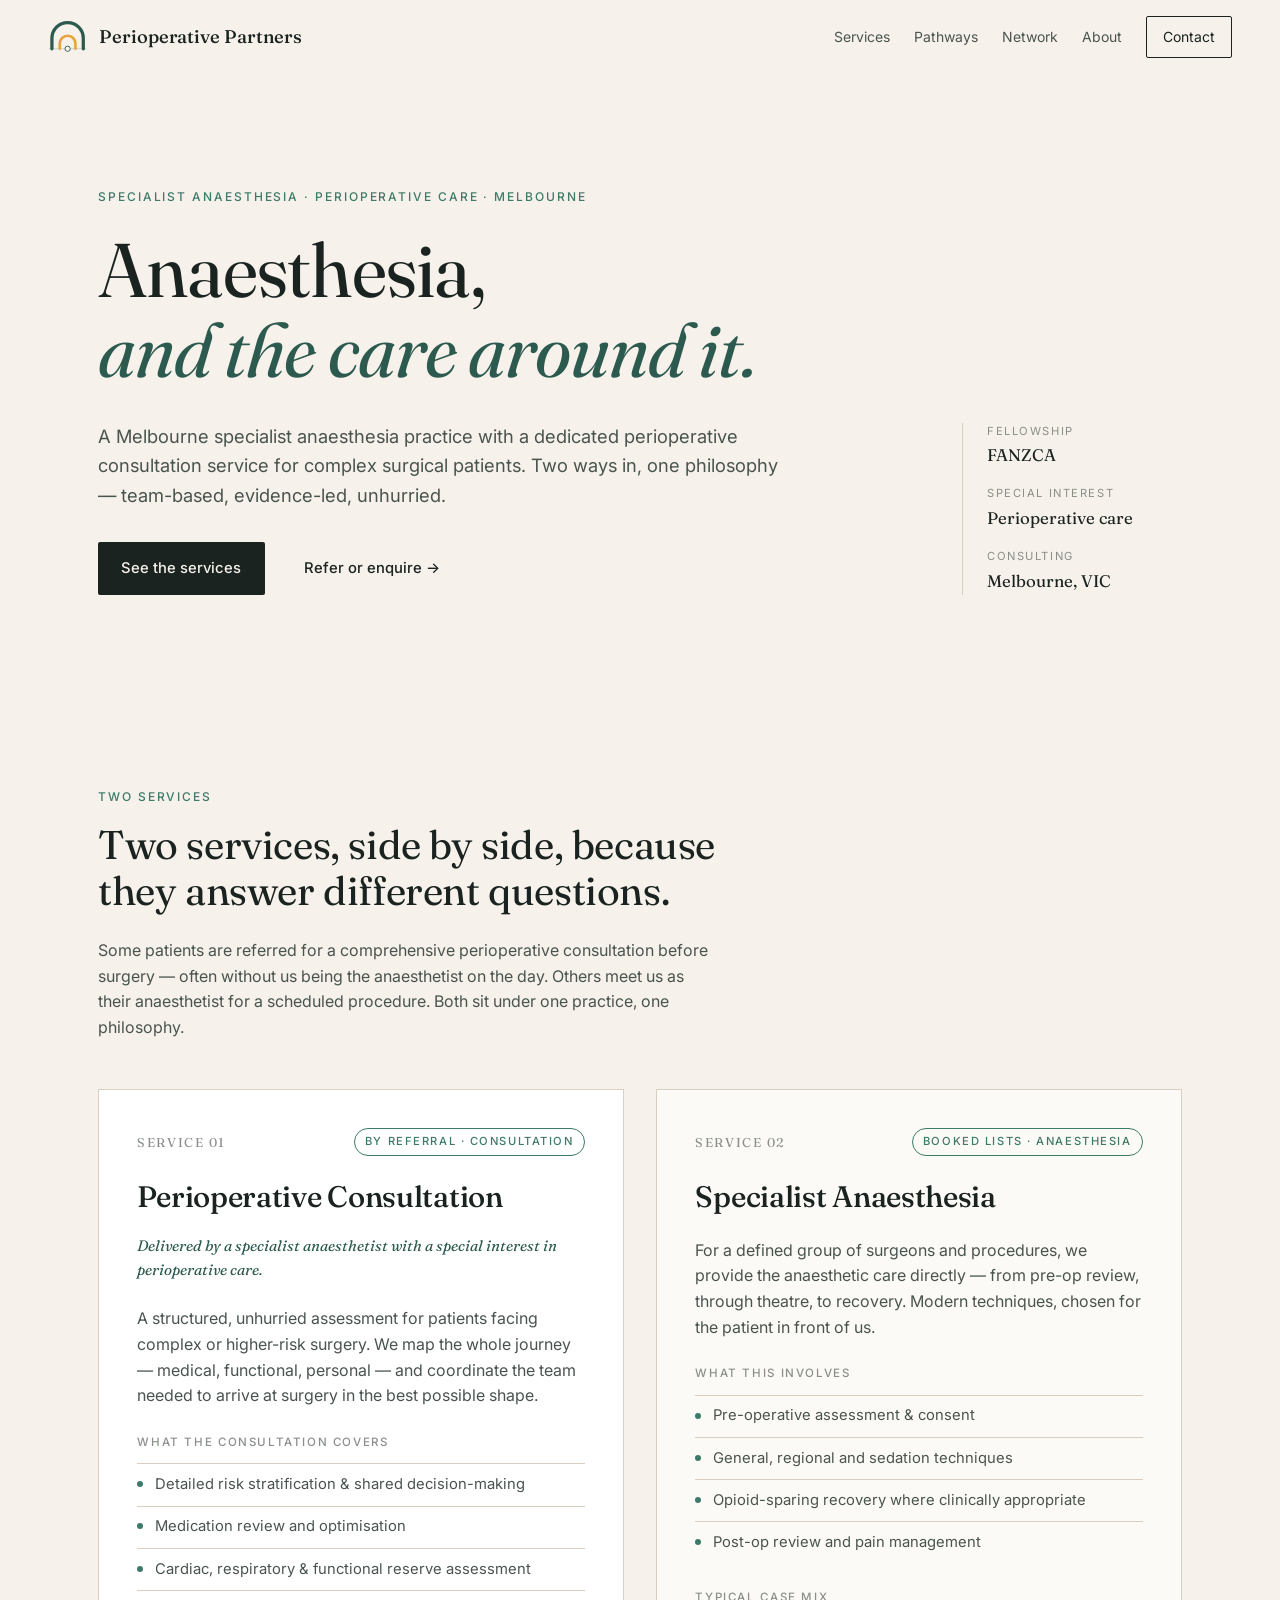
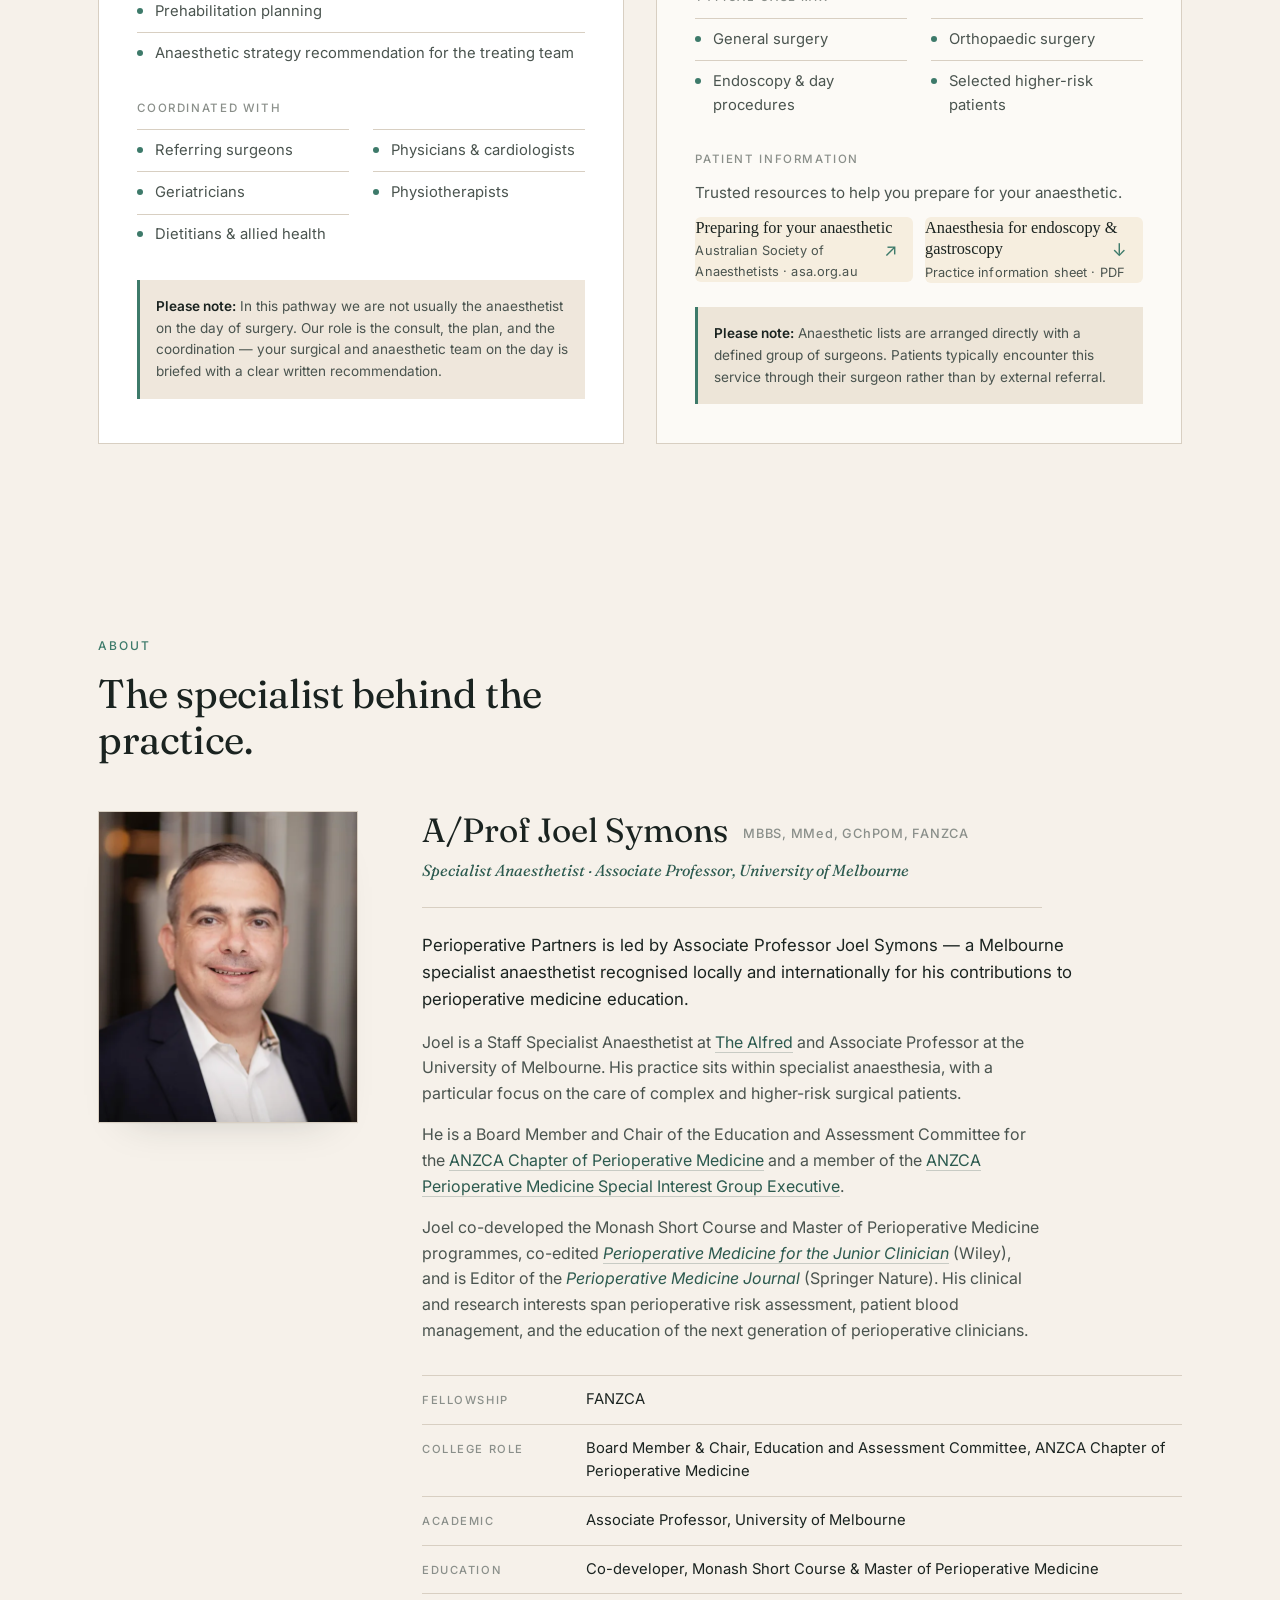
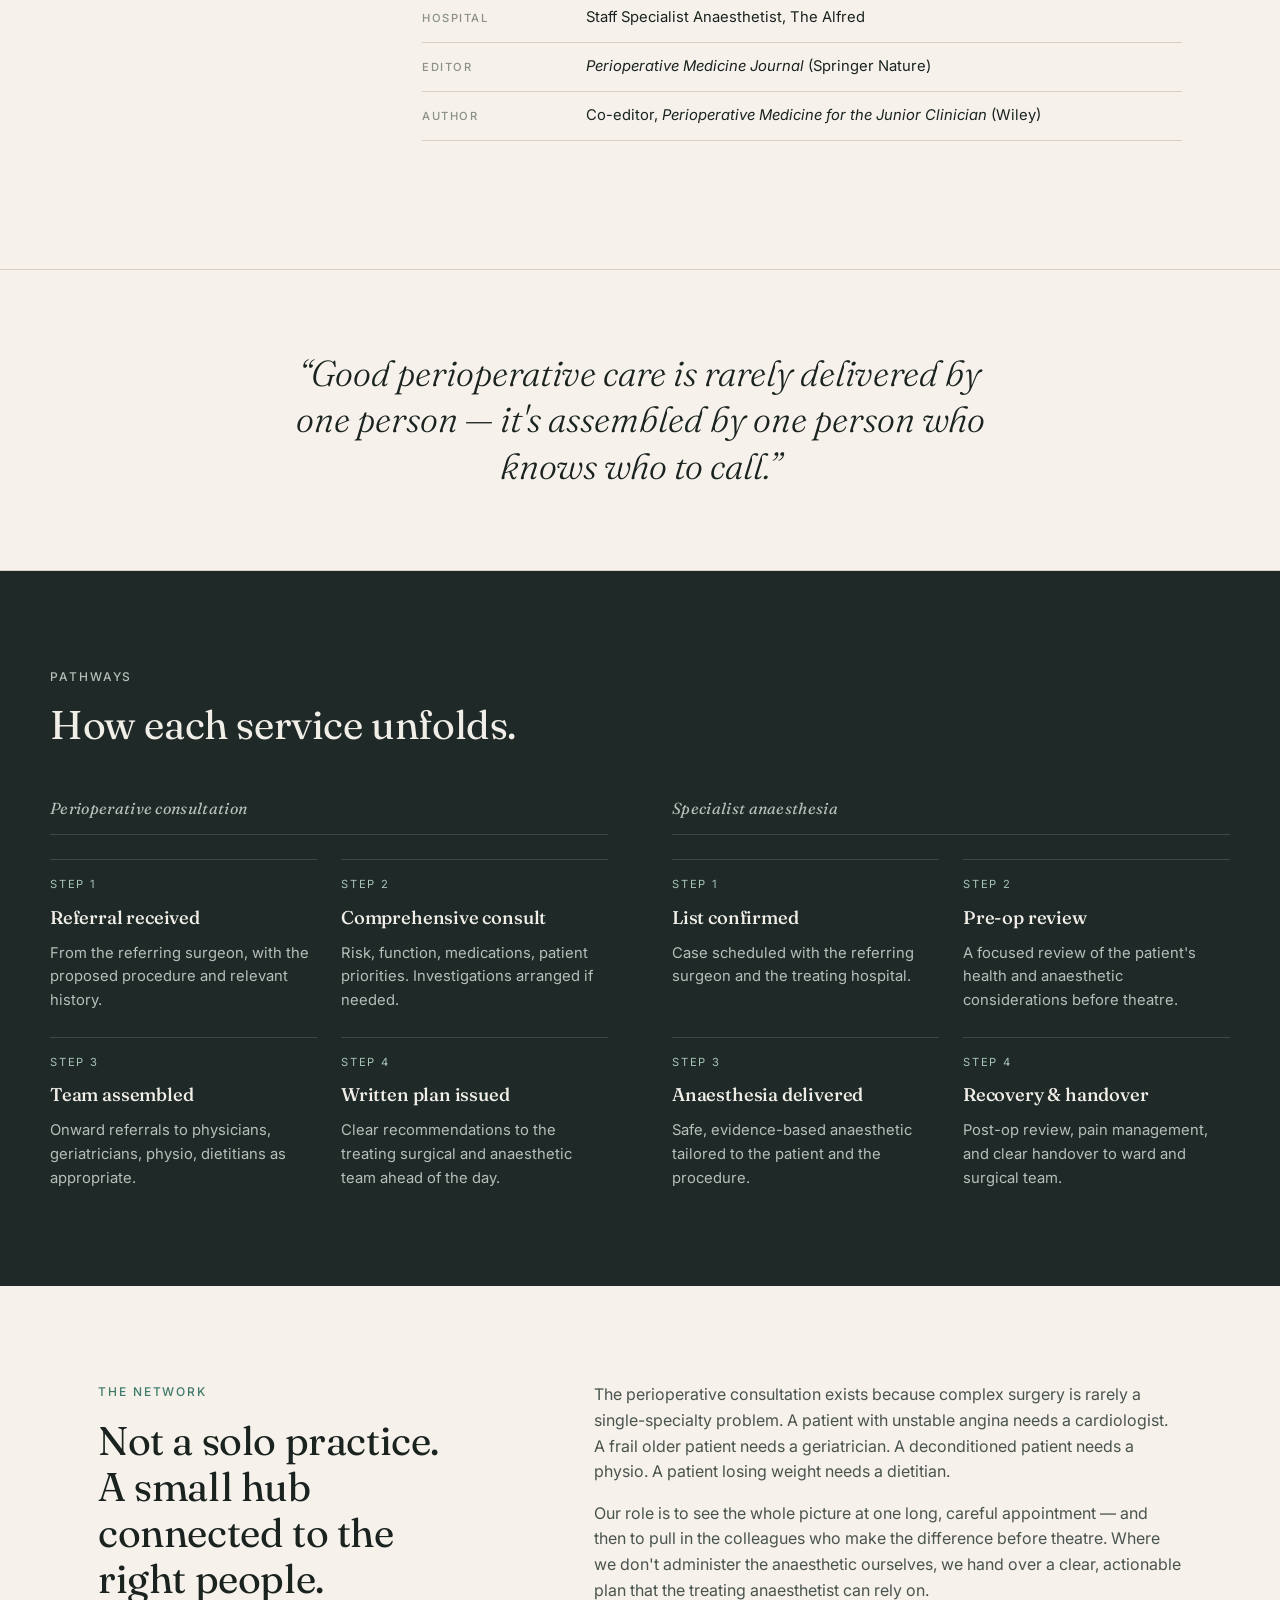
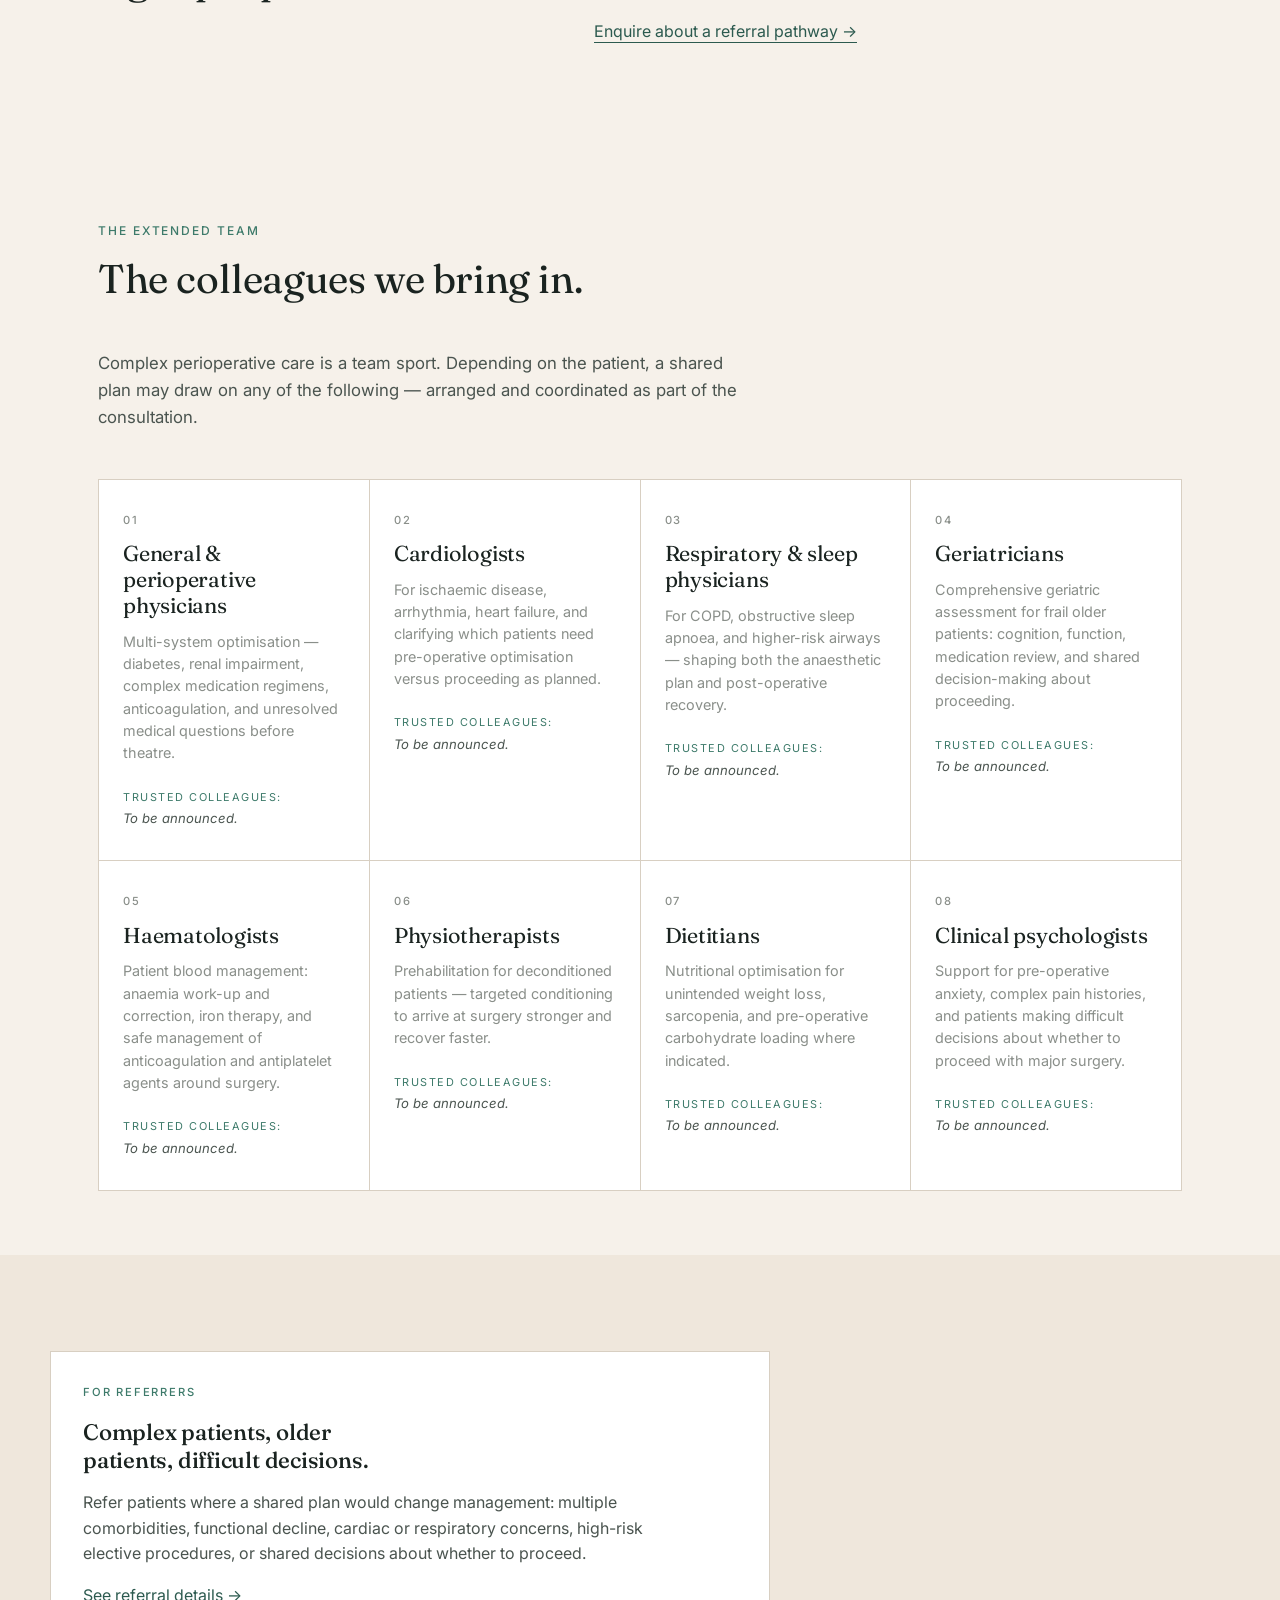
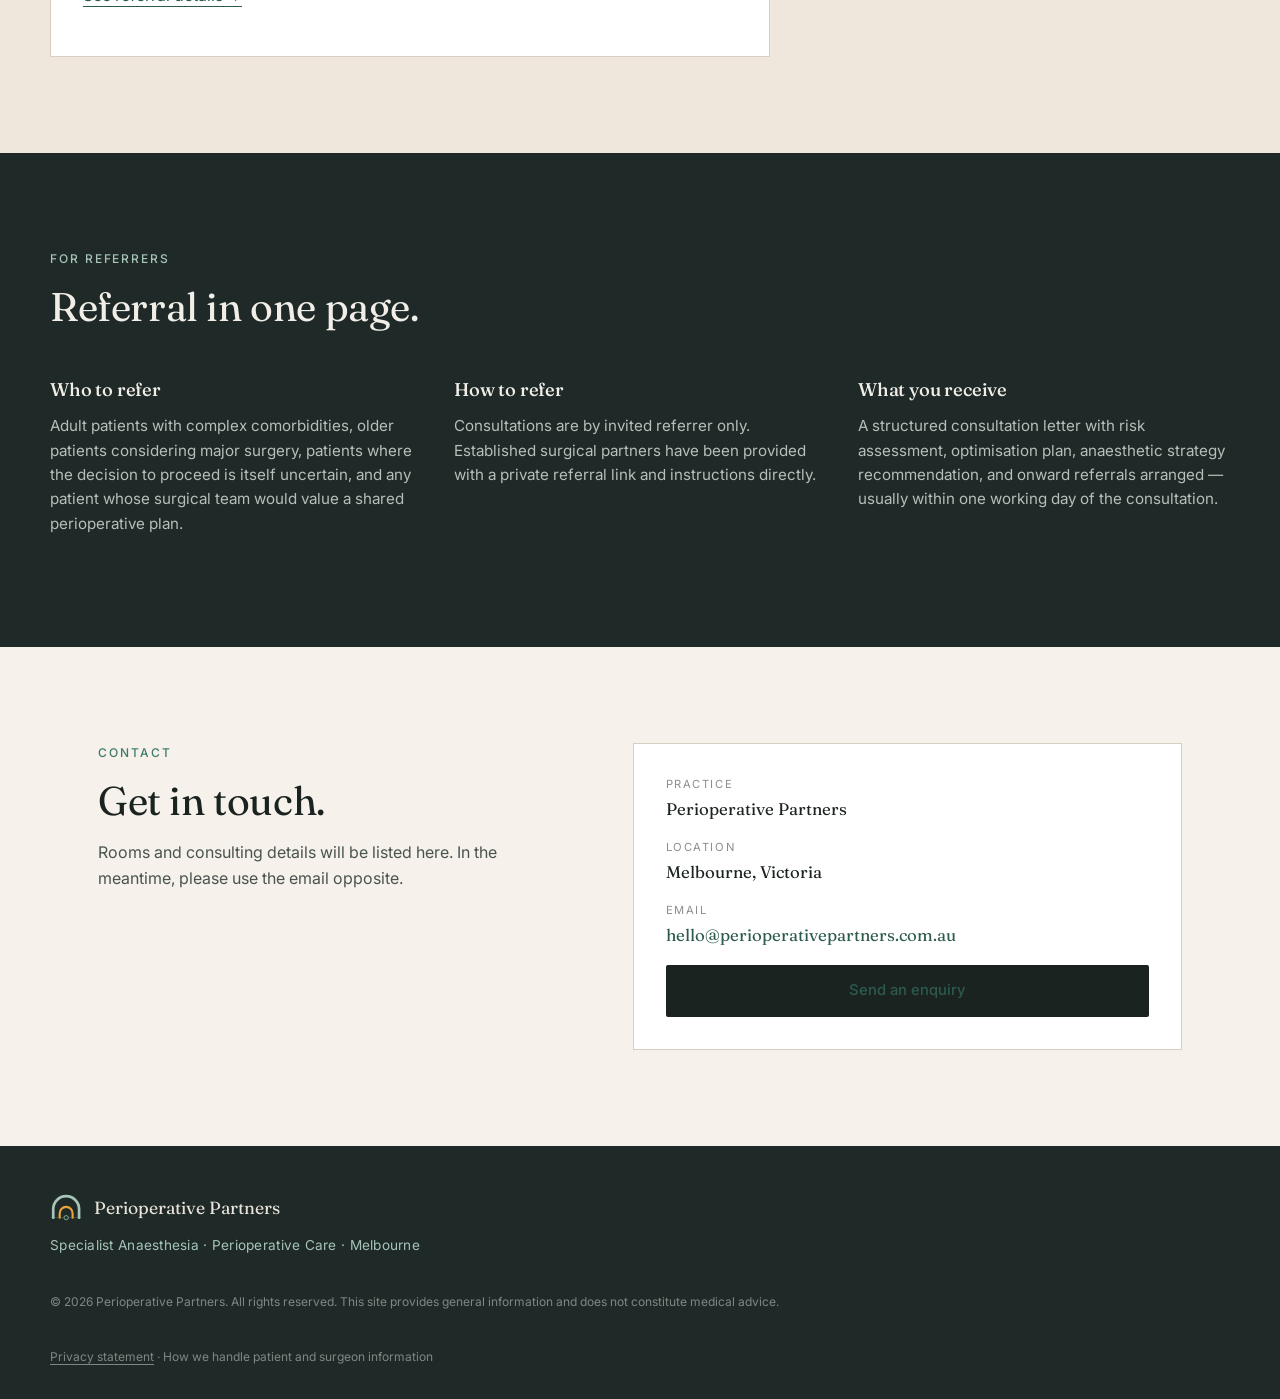
<file: index.html>
<!doctype html>
<html lang="en-AU">
<head>
<meta charset="utf-8" />
<meta name="viewport" content="width=device-width,initial-scale=1" />
<title>Perioperative Partners — Specialist Anaesthesia &amp; Perioperative Care, Melbourne</title>
<link rel="icon" type="image/svg+xml" href="/favicon.svg" />
<meta name="description" content="A Melbourne specialist anaesthesia practice with a dedicated perioperative consultation service for complex surgical patients. Team-based care coordinated across specialties." />
<meta property="og:title" content="Perioperative Partners — Specialist Anaesthesia &amp; Perioperative Care" />
<meta property="og:description" content="Specialist anaesthesia and a dedicated perioperative consultation service in Melbourne. One team-based approach." />
<link rel="preconnect" href="https://fonts.googleapis.com">
<link rel="preconnect" href="https://fonts.gstatic.com" crossorigin>
<link href="https://fonts.googleapis.com/css2?family=Fraunces:opsz,wght@9..144,300;9..144,400;9..144,500;9..144,600&family=Inter:wght@400;500;600&display=swap" rel="stylesheet">
<link rel="stylesheet" href="./styles.css?v=3" />
</head>
<body>

<header class="nav" id="nav">
  <a class="nav__brand" href="#top" aria-label="Perioperative Partners home">
    <svg class="logo" viewBox="0 -6 60 52" fill="none" aria-hidden="true">
      <line x1="2" y1="38" x2="58" y2="38" stroke="currentColor" stroke-width="1.2" stroke-linecap="round" opacity="0.28"/>
      <path d="M6 38 v-16 a24 24 0 0 1 48 0 v16" stroke="currentColor" stroke-width="5" stroke-linecap="round" fill="none"/>
      <path d="M18 38 v-8 a12 12 0 0 1 24 0 v8" stroke="#E8A33A" stroke-width="4" stroke-linecap="round" fill="none"/>
      <circle cx="30" cy="38" r="4" fill="#F7F4EC" stroke="currentColor" stroke-width="1.4"/>
    </svg>
    <span class="nav__wordmark">Perioperative Partners</span>
  </a>
  <nav class="nav__links" aria-label="Primary">
    <a href="#services">Services</a>
    <a href="#pathways">Pathways</a>
    <a href="#network">Network</a>
    <a href="#about">About</a>
    <a href="#contact" class="nav__cta">Contact</a>
  </nav>
</header>

<main id="top">

  <!-- HERO -->
  <section class="hero">
    <div class="hero__inner">
      <p class="eyebrow">Specialist Anaesthesia · Perioperative Care · Melbourne</p>
      <h1 class="hero__title">
        Anaesthesia,<br />
        <em>and the care around it.</em>
      </h1>
      <p class="hero__lede">
        A Melbourne specialist anaesthesia practice with a dedicated perioperative consultation service for complex surgical patients. Two ways in, one philosophy — team-based, evidence-led, unhurried.
      </p>
      <div class="hero__cta">
        <a href="#services" class="btn btn--primary">See the services</a>
        <a href="#contact" class="btn btn--ghost">Refer or enquire →</a>
      </div>
    </div>
    <aside class="hero__meta" aria-label="At a glance">
      <dl>
        <div><dt>Fellowship</dt><dd>FANZCA</dd></div>
        <div><dt>Special interest</dt><dd>Perioperative care</dd></div>
        <div><dt>Consulting</dt><dd>Melbourne, VIC</dd></div>
      </dl>
    </aside>
  </section>

  <!-- SERVICES — the twin bill -->
  <section id="services" class="services">
    <div class="services__intro">
      <p class="eyebrow">Two services</p>
      <h2 class="section__title">Two services, side by side, because they answer different questions.</h2>
      <p class="services__note">Some patients are referred for a comprehensive perioperative consultation before surgery — often without us being the anaesthetist on the day. Others meet us as their anaesthetist for a scheduled procedure. Both sit under one practice, one philosophy.</p>
    </div>

    <div class="services__grid">

      <article class="service">
        <div class="service__meta">
          <span class="service__tag">Service 01</span>
          <span class="service__type">By referral · Consultation</span>
        </div>
        <h3 class="service__title">Perioperative Consultation</h3>
        <p class="service__sub">Delivered by a specialist anaesthetist with a special interest in perioperative care.</p>
        <p class="service__lede">A structured, unhurried assessment for patients facing complex or higher-risk surgery. We map the whole journey — medical, functional, personal — and coordinate the team needed to arrive at surgery in the best possible shape.</p>

        <div class="service__block">
          <h4>What the consultation covers</h4>
          <ul class="service__list">
            <li>Detailed risk stratification &amp; shared decision-making</li>
            <li>Medication review and optimisation</li>
            <li>Cardiac, respiratory &amp; functional reserve assessment</li>
            <li>Prehabilitation planning</li>
            <li>Anaesthetic strategy recommendation for the treating team</li>
          </ul>
        </div>

        <div class="service__block">
          <h4>Coordinated with</h4>
          <ul class="service__list service__list--roles">
            <li>Referring surgeons</li>
            <li>Physicians &amp; cardiologists</li>
            <li>Geriatricians</li>
            <li>Physiotherapists</li>
            <li>Dietitians &amp; allied health</li>
          </ul>
        </div>

        <p class="service__note"><strong>Please note:</strong> In this pathway we are not usually the anaesthetist on the day of surgery. Our role is the consult, the plan, and the coordination — your surgical and anaesthetic team on the day is briefed with a clear written recommendation.</p>
      </article>

      <article class="service service--alt">
        <div class="service__meta">
          <span class="service__tag">Service 02</span>
          <span class="service__type">Booked lists · Anaesthesia</span>
        </div>
        <h3 class="service__title">Specialist Anaesthesia</h3>
        <p class="service__lede">For a defined group of surgeons and procedures, we provide the anaesthetic care directly — from pre-op review, through theatre, to recovery. Modern techniques, chosen for the patient in front of us.</p>

        <div class="service__block">
          <h4>What this involves</h4>
          <ul class="service__list">
            <li>Pre-operative assessment &amp; consent</li>
            <li>General, regional and sedation techniques</li>
            <li>Opioid-sparing recovery where clinically appropriate</li>
            <li>Post-op review and pain management</li>
          </ul>
        </div>

        <div class="service__block">
          <h4>Typical case mix</h4>
          <ul class="service__list service__list--roles">
            <li>General surgery</li>
            <li>Orthopaedic surgery</li>
            <li>Endoscopy &amp; day procedures</li>
            <li>Selected higher-risk patients</li>
          </ul>
        </div>

        <div class="service__block">
          <h4>Patient information</h4>
          <p class="service__block-lede">Trusted resources to help you prepare for your anaesthetic.</p>
          <ul class="info-tabs">
            <li>
              <a class="info-tab" href="https://asa.org.au/patients/preparing-for-your-anaesthetic" target="_blank" rel="noopener">
                <span class="info-tab__label">Preparing for your anaesthetic</span>
                <span class="info-tab__meta">Australian Society of Anaesthetists &middot; asa.org.au</span>
                <span class="info-tab__arrow" aria-hidden="true">↗</span>
              </a>
            </li>
            <li>
              <a class="info-tab" href="./assets/patient-info/anaesthesia-for-endoscopy.pdf" target="_blank" rel="noopener">
                <span class="info-tab__label">Anaesthesia for endoscopy &amp; gastroscopy</span>
                <span class="info-tab__meta">Practice information sheet &middot; PDF</span>
                <span class="info-tab__arrow" aria-hidden="true">↓</span>
              </a>
            </li>
          </ul>
        </div>

        <p class="service__note"><strong>Please note:</strong> Anaesthetic lists are arranged directly with a defined group of surgeons. Patients typically encounter this service through their surgeon rather than by external referral.</p>
      </article>

    </div>
  </section>

  <!-- ABOUT -->
  <section id="about" class="section bio">
    <p class="eyebrow">About</p>
    <h2 class="section__title">The specialist behind the practice.</h2>

    <div class="bio__grid">
      <figure class="bio__portrait">
        <div class="bio__portrait-inner">
          <picture>
            <source srcset="./assets/joel-symons.webp" type="image/webp">
            <img src="./assets/joel-symons.jpg"
                 alt="A/Prof Joel Symons, Specialist Anaesthetist"
                 width="520" height="624"
                 loading="lazy" decoding="async">
          </picture>
        </div>
      </figure>

      <div class="bio__body">
        <p class="bio__name">A/Prof Joel Symons <span class="bio__creds">MBBS, MMed, GChPOM, FANZCA</span></p>
        <p class="bio__role">Specialist Anaesthetist &middot; Associate Professor, University of Melbourne</p>

        <p class="bio__lede">Perioperative Partners is led by Associate Professor Joel Symons — a Melbourne specialist anaesthetist recognised locally and internationally for his contributions to perioperative medicine education.</p>

        <p>Joel is a Staff Specialist Anaesthetist at <a href="https://www.alfredhealth.org.au" target="_blank" rel="noopener">The Alfred</a> and Associate Professor at the University of Melbourne. His practice sits within specialist anaesthesia, with a particular focus on the care of complex and higher-risk surgical patients.</p>

        <p>He is a Board Member and Chair of the Education and Assessment Committee for the <a href="https://www.anzca.edu.au/chapter-of-perioperative-medicine" target="_blank" rel="noopener">ANZCA Chapter of Perioperative Medicine</a> and a member of the <a href="https://www.anzca.edu.au/fellowship/special-interest-groups/perioperative-medicine-sig" target="_blank" rel="noopener">ANZCA Perioperative Medicine Special Interest Group Executive</a>.</p>

        <p>Joel co-developed the Monash Short Course and Master of Perioperative Medicine programmes, co-edited <em><a href="https://libguides.anzca.edu.au/perioperative/books" target="_blank" rel="noopener">Perioperative Medicine for the Junior Clinician</a></em> (Wiley), and is Editor of the <em>Perioperative Medicine Journal</em> (Springer Nature). His clinical and research interests span perioperative risk assessment, patient blood management, and the education of the next generation of perioperative clinicians.</p>

        <ul class="bio__facts">
          <li><span class="bio__facts-label">Fellowship</span><span class="bio__facts-value">FANZCA</span></li>
          <li><span class="bio__facts-label">College role</span><span class="bio__facts-value">Board Member &amp; Chair, Education and Assessment Committee, ANZCA Chapter of Perioperative Medicine</span></li>
          <li><span class="bio__facts-label">Academic</span><span class="bio__facts-value">Associate Professor, University of Melbourne</span></li>
          <li><span class="bio__facts-label">Education</span><span class="bio__facts-value">Co-developer, Monash Short Course &amp; Master of Perioperative Medicine</span></li>
          <li><span class="bio__facts-label">Hospital</span><span class="bio__facts-value">Staff Specialist Anaesthetist, The Alfred</span></li>
          <li><span class="bio__facts-label">Editor</span><span class="bio__facts-value"><em>Perioperative Medicine Journal</em> (Springer Nature)</span></li>
          <li><span class="bio__facts-label">Author</span><span class="bio__facts-value">Co-editor, <em>Perioperative Medicine for the Junior Clinician</em> (Wiley)</span></li>
        </ul>

      </div>
    </div>
  </section>

  <!-- FULL BLEED QUOTE -->
  <section class="bleed">
    <blockquote class="bleed__quote">
      <p>“Good perioperative care is rarely delivered by one person — it's assembled by one person who knows who to call.”</p>
    </blockquote>
  </section>

  <!-- PATHWAYS -->
  <section id="pathways" class="section section--dark">
    <p class="eyebrow eyebrow--light">Pathways</p>
    <h2 class="section__title section__title--light">How each service unfolds.</h2>

    <div class="pathways">

      <div class="pathway-col">
        <p class="pathway-col__label">Perioperative consultation</p>
        <ol class="pathway">
          <li>
            <span class="pathway__step">Step 1</span>
            <h3>Referral received</h3>
            <p>From the referring surgeon, with the proposed procedure and relevant history.</p>
          </li>
          <li>
            <span class="pathway__step">Step 2</span>
            <h3>Comprehensive consult</h3>
            <p>Risk, function, medications, patient priorities. Investigations arranged if needed.</p>
          </li>
          <li>
            <span class="pathway__step">Step 3</span>
            <h3>Team assembled</h3>
            <p>Onward referrals to physicians, geriatricians, physio, dietitians as appropriate.</p>
          </li>
          <li>
            <span class="pathway__step">Step 4</span>
            <h3>Written plan issued</h3>
            <p>Clear recommendations to the treating surgical and anaesthetic team ahead of the day.</p>
          </li>
        </ol>
      </div>

      <div class="pathway-col">
        <p class="pathway-col__label">Specialist anaesthesia</p>
        <ol class="pathway">
          <li>
            <span class="pathway__step">Step 1</span>
            <h3>List confirmed</h3>
            <p>Case scheduled with the referring surgeon and the treating hospital.</p>
          </li>
          <li>
            <span class="pathway__step">Step 2</span>
            <h3>Pre-op review</h3>
            <p>A focused review of the patient's health and anaesthetic considerations before theatre.</p>
          </li>
          <li>
            <span class="pathway__step">Step 3</span>
            <h3>Anaesthesia delivered</h3>
            <p>Safe, evidence-based anaesthetic tailored to the patient and the procedure.</p>
          </li>
          <li>
            <span class="pathway__step">Step 4</span>
            <h3>Recovery &amp; handover</h3>
            <p>Post-op review, pain management, and clear handover to ward and surgical team.</p>
          </li>
        </ol>
      </div>

    </div>
  </section>

  <!-- NETWORK -->
  <section id="network" class="section section--split">
    <div class="section__lead">
      <p class="eyebrow">The network</p>
      <h2>Not a solo practice. A small hub connected to the right people.</h2>
    </div>
    <div class="section__body">
      <p>The perioperative consultation exists because complex surgery is rarely a single-specialty problem. A patient with unstable angina needs a cardiologist. A frail older patient needs a geriatrician. A deconditioned patient needs a physio. A patient losing weight needs a dietitian.</p>
      <p>Our role is to see the whole picture at one long, careful appointment — and then to pull in the colleagues who make the difference before theatre. Where we don't administer the anaesthetic ourselves, we hand over a clear, actionable plan that the treating anaesthetist can rely on.</p>
      <p><a class="link-underline" href="#contact">Enquire about a referral pathway →</a></p>
    </div>
  </section>

  <!-- TEAM — disciplines we refer to -->
  <section id="team" class="section team">
    <div class="team__lead">
      <p class="eyebrow">The extended team</p>
      <h2 class="section__title">The colleagues we bring in.</h2>
      <p class="team__intro">Complex perioperative care is a team sport. Depending on the patient, a shared plan may draw on any of the following — arranged and coordinated as part of the consultation.</p>
    </div>

    <ul class="team__grid" role="list">
      <li class="team__card">
        <p class="team__num">01</p>
        <h3>General &amp; perioperative physicians</h3>
        <p>Multi-system optimisation — diabetes, renal impairment, complex medication regimens, anticoagulation, and unresolved medical questions before theatre.</p>
        <p class="team__partner"><span class="team__partner-label">Trusted colleagues:</span> To be announced.</p>
      </li>
      <li class="team__card">
        <p class="team__num">02</p>
        <h3>Cardiologists</h3>
        <p>For ischaemic disease, arrhythmia, heart failure, and clarifying which patients need pre-operative optimisation versus proceeding as planned.</p>
        <p class="team__partner"><span class="team__partner-label">Trusted colleagues:</span> To be announced.</p>
      </li>
      <li class="team__card">
        <p class="team__num">03</p>
        <h3>Respiratory &amp; sleep physicians</h3>
        <p>For COPD, obstructive sleep apnoea, and higher-risk airways — shaping both the anaesthetic plan and post-operative recovery.</p>
        <p class="team__partner"><span class="team__partner-label">Trusted colleagues:</span> To be announced.</p>
      </li>
      <li class="team__card">
        <p class="team__num">04</p>
        <h3>Geriatricians</h3>
        <p>Comprehensive geriatric assessment for frail older patients: cognition, function, medication review, and shared decision-making about proceeding.</p>
        <p class="team__partner"><span class="team__partner-label">Trusted colleagues:</span> To be announced.</p>
      </li>
      <li class="team__card">
        <p class="team__num">05</p>
        <h3>Haematologists</h3>
        <p>Patient blood management: anaemia work-up and correction, iron therapy, and safe management of anticoagulation and antiplatelet agents around surgery.</p>
        <p class="team__partner"><span class="team__partner-label">Trusted colleagues:</span> To be announced.</p>
      </li>
      <li class="team__card">
        <p class="team__num">06</p>
        <h3>Physiotherapists</h3>
        <p>Prehabilitation for deconditioned patients — targeted conditioning to arrive at surgery stronger and recover faster.</p>
        <p class="team__partner"><span class="team__partner-label">Trusted colleagues:</span> To be announced.</p>
      </li>
      <li class="team__card">
        <p class="team__num">07</p>
        <h3>Dietitians</h3>
        <p>Nutritional optimisation for unintended weight loss, sarcopenia, and pre-operative carbohydrate loading where indicated.</p>
        <p class="team__partner"><span class="team__partner-label">Trusted colleagues:</span> To be announced.</p>
      </li>
      <li class="team__card">
        <p class="team__num">08</p>
        <h3>Clinical psychologists</h3>
        <p>Support for pre-operative anxiety, complex pain histories, and patients making difficult decisions about whether to proceed with major surgery.</p>
        <p class="team__partner"><span class="team__partner-label">Trusted colleagues:</span> To be announced.</p>
      </li>
    </ul>
  </section>

  <!-- WHO IT'S FOR — referrer intro -->
  <section class="section section--tint who">
    <div class="who__grid who__grid--single">
      <div class="who__card">
        <p class="who__label">For referrers</p>
        <h3>Complex patients, older patients, difficult decisions.</h3>
        <p>Refer patients where a shared plan would change management: multiple comorbidities, functional decline, cardiac or respiratory concerns, high-risk elective procedures, or shared decisions about whether to proceed.</p>
        <p><a class="link-underline" href="#contact">See referral details →</a></p>
      </div>
    </div>
  </section>

  <!-- REFERRERS -->
  <section class="section section--referrers">
    <p class="eyebrow">For referrers</p>
    <h2 class="section__title">Referral in one page.</h2>
    <div class="ref-grid">
      <div>
        <h3>Who to refer</h3>
        <p>Adult patients with complex comorbidities, older patients considering major surgery, patients where the decision to proceed is itself uncertain, and any patient whose surgical team would value a shared perioperative plan.</p>
      </div>
      <div>
        <h3>How to refer</h3>
        <p>Consultations are by invited referrer only. Established surgical partners have been provided with a private referral link and instructions directly.</p>
      </div>
      <div>
        <h3>What you receive</h3>
        <p>A structured consultation letter with risk assessment, optimisation plan, anaesthetic strategy recommendation, and onward referrals arranged — usually within one working day of the consultation.</p>
      </div>
    </div>
  </section>

  <!-- CONTACT -->
  <section id="contact" class="section section--contact">
    <div>
      <p class="eyebrow">Contact</p>
      <h2 class="section__title">Get in touch.</h2>
      <p class="contact__lede">Rooms and consulting details will be listed here. In the meantime, please use the email opposite.</p>
    </div>
    <div class="contact__card">
      <dl>
        <div><dt>Practice</dt><dd>Perioperative Partners</dd></div>
        <div><dt>Location</dt><dd>Melbourne, Victoria</dd></div>
        <div><dt>Email</dt><dd><a href="mailto:hello@perioperativepartners.com.au">hello@perioperativepartners.com.au</a></dd></div>
      </dl>
      <a class="btn btn--primary btn--block" href="mailto:hello@perioperativepartners.com.au">Send an enquiry</a>
    </div>
  </section>

</main>

<footer class="foot">
  <div class="foot__inner">
    <div class="foot__brand">
      <svg class="logo logo--sm" viewBox="0 -6 60 52" fill="none" aria-hidden="true">
        <line x1="2" y1="38" x2="58" y2="38" stroke="currentColor" stroke-width="1.2" stroke-linecap="round" opacity="0.35"/>
        <path d="M6 38 v-16 a24 24 0 0 1 48 0 v16" stroke="currentColor" stroke-width="5" stroke-linecap="round" fill="none"/>
        <path d="M18 38 v-8 a12 12 0 0 1 24 0 v8" stroke="#E8A33A" stroke-width="4" stroke-linecap="round" fill="none"/>
        <circle cx="30" cy="38" r="4" fill="#14332C" stroke="currentColor" stroke-width="1.4"/>
      </svg>
      <span>Perioperative Partners</span>
    </div>
    <p class="foot__tag">Specialist Anaesthesia · Perioperative Care · Melbourne</p>
    <p class="foot__legal">© <span id="year"></span> Perioperative Partners. All rights reserved. This site provides general information and does not constitute medical advice.</p>
    <p class="foot__legal"><a href="/privacy/" style="color:inherit;border-bottom:1px solid currentColor;text-decoration:none;">Privacy statement</a> &middot; How we handle patient and surgeon information</p>
  </div>
</footer>

<script src="./script.js" defer></script>
</body>
</html>
</file>
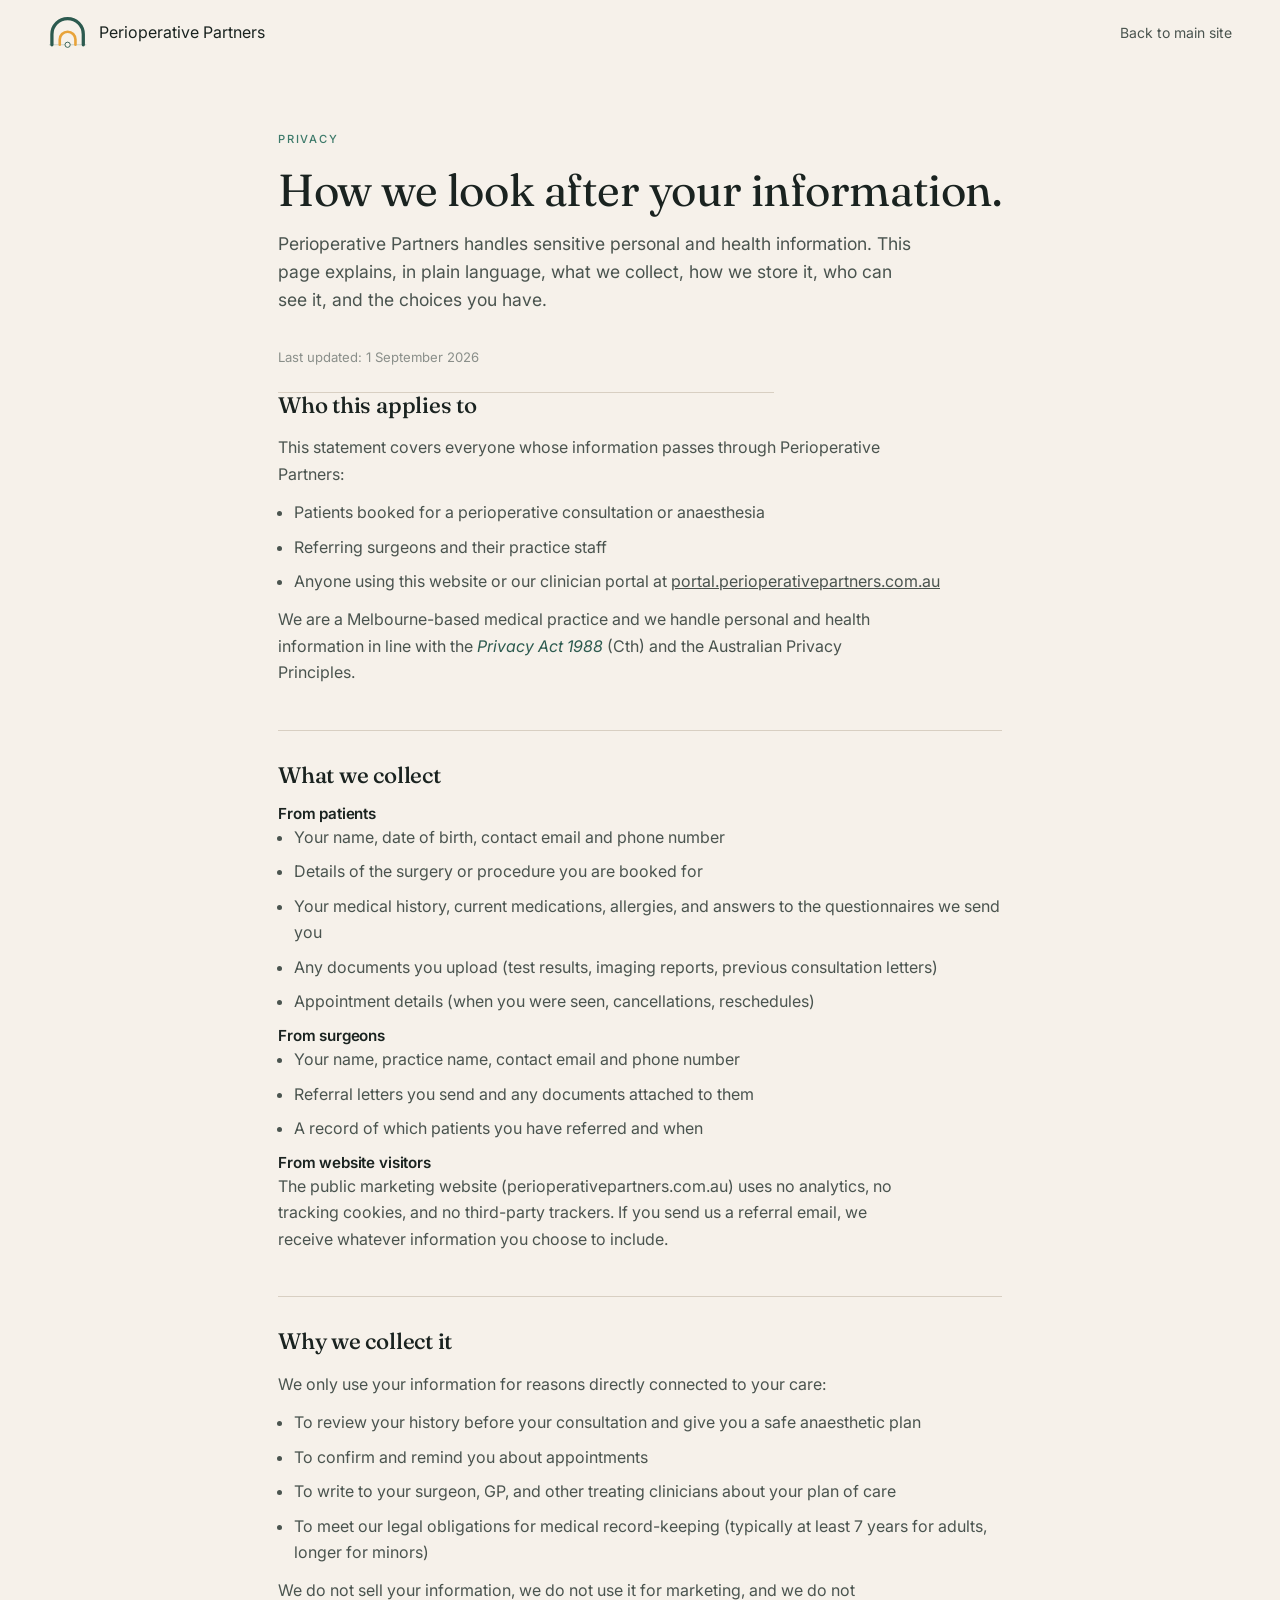
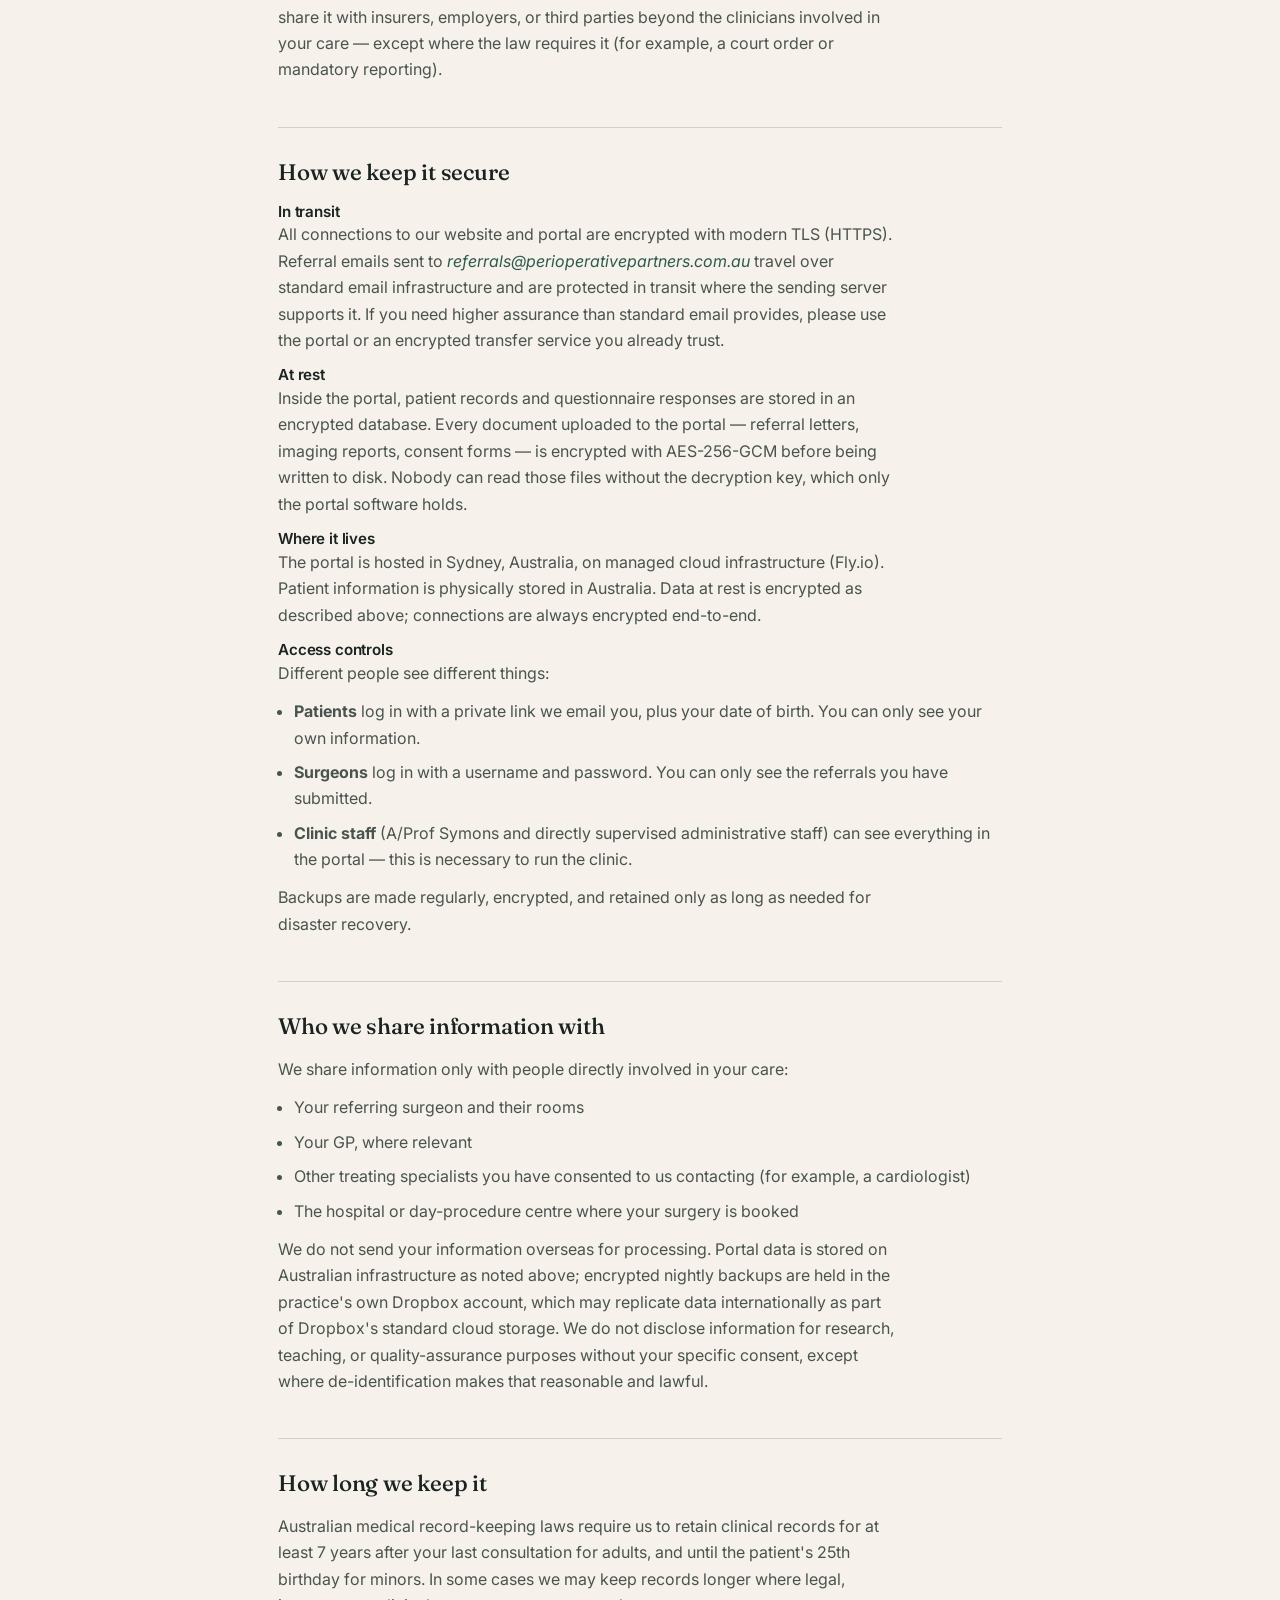
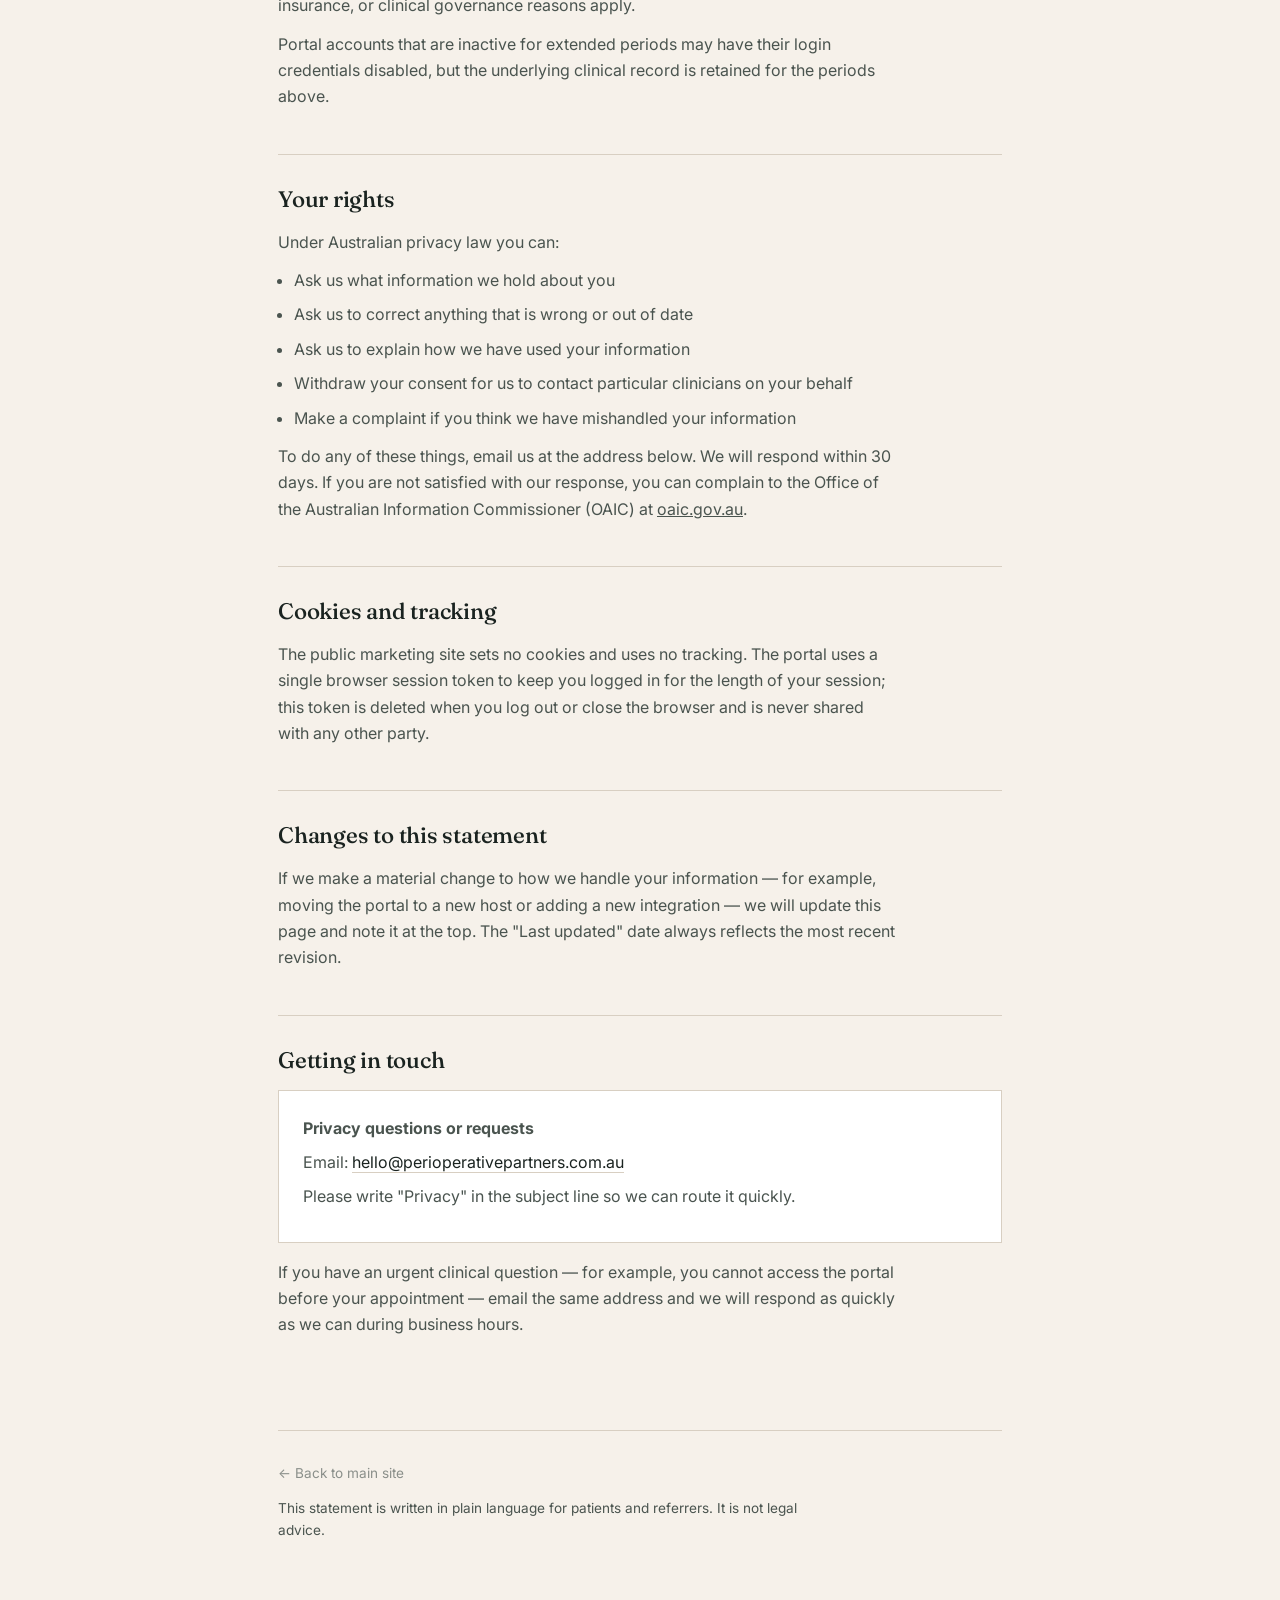
<file: privacy/index.html>
<!doctype html>
<html lang="en-AU">
<head>
<meta charset="utf-8" />
<meta name="viewport" content="width=device-width,initial-scale=1" />
<title>Privacy Statement — Perioperative Partners</title>
<link rel="icon" type="image/svg+xml" href="/favicon.svg" />
<meta name="description" content="How Perioperative Partners collects, stores, and protects patient and surgeon information." />
<link rel="preconnect" href="https://fonts.googleapis.com">
<link rel="preconnect" href="https://fonts.gstatic.com" crossorigin>
<link href="https://fonts.googleapis.com/css2?family=Fraunces:opsz,wght@9..144,300;9..144,400;9..144,500;9..144,600&family=Inter:wght@400;500;600&display=swap" rel="stylesheet">
<link rel="stylesheet" href="../styles.css?v=2" />
<style>
  .priv { padding: var(--s-16) var(--page-pad); max-width: 820px; margin: 0 auto; }
  .priv__eyebrow { color: var(--accent); font-family: var(--f-sans); font-size: 0.7rem; letter-spacing: 0.16em; text-transform: uppercase; font-weight: 500; margin: 0 0 var(--s-4); }
  .priv__title { font-family: var(--f-serif); font-weight: 400; font-size: clamp(2rem, 4.5vw, 2.8rem); line-height: 1.1; letter-spacing: -0.01em; color: var(--ink); margin: 0 0 var(--s-4); }
  .priv__lede { font-size: 1.1rem; line-height: 1.6; color: var(--ink-soft); max-width: 640px; margin: 0 0 var(--s-8); }
  .priv__meta { font-family: var(--f-sans); font-size: 0.82rem; color: var(--ink-mute); margin: 0 0 var(--s-10); padding-bottom: var(--s-6); border-bottom: 1px solid var(--line); }
  .priv__section { border-top: 1px solid var(--line); padding: var(--s-8) 0; }
  .priv__section:first-of-type { border-top: 0; padding-top: 0; }
  .priv__section h2 { font-family: var(--f-serif); font-weight: 500; font-size: 1.4rem; margin: 0 0 var(--s-4); color: var(--ink); }
  .priv__section h3 { font-family: var(--f-sans); font-weight: 600; font-size: 0.95rem; margin: var(--s-5) 0 var(--s-2); color: var(--ink); }
  .priv__section p { font-size: 1rem; line-height: 1.65; color: var(--ink-soft); margin: 0 0 var(--s-3); }
  .priv__section ul { padding-left: var(--s-4); margin: 0 0 var(--s-3); }
  .priv__section li { font-size: 1rem; line-height: 1.65; color: var(--ink-soft); margin-bottom: var(--s-2); }
  .priv__contact { background: var(--paper); border: 1px solid var(--line); padding: var(--s-6); margin: var(--s-4) 0; }
  .priv__contact p { margin-bottom: var(--s-2); }
  .priv__contact a { color: var(--ink); border-bottom: 1px solid var(--line); text-decoration: none; }
  .priv__contact a:hover { border-bottom-color: var(--accent); color: var(--accent-dk); }
  .priv__foot { margin-top: var(--s-12); padding-top: var(--s-8); border-top: 1px solid var(--line); font-size: 0.85rem; color: var(--ink-mute); }
  .priv__foot a { color: var(--ink-mute); text-decoration: none; border-bottom: 1px solid transparent; }
  .priv__foot a:hover { border-bottom-color: var(--ink-mute); }
</style>
</head>
<body>

<header class="nav" id="nav">
  <a class="nav__brand" href="../" aria-label="Perioperative Partners home">
    <svg class="logo" viewBox="0 -6 60 52" fill="none" aria-hidden="true">
      <line x1="2" y1="38" x2="58" y2="38" stroke="currentColor" stroke-width="1.2" stroke-linecap="round" opacity="0.28"/>
      <path d="M6 38 v-16 a24 24 0 0 1 48 0 v16" stroke="currentColor" stroke-width="5" stroke-linecap="round" fill="none"/>
      <path d="M18 38 v-8 a12 12 0 0 1 24 0 v8" stroke="#E8A33A" stroke-width="4" stroke-linecap="round" fill="none"/>
      <circle cx="30" cy="38" r="4" fill="#F7F4EC" stroke="currentColor" stroke-width="1.4"/>
    </svg>
    <span>Perioperative Partners</span>
  </a>
  <nav class="nav__links" aria-label="Primary">
    <a href="../">Back to main site</a>
  </nav>
</header>

<main class="priv">

  <p class="priv__eyebrow">Privacy</p>
  <h1 class="priv__title">How we look after your information.</h1>
  <p class="priv__lede">Perioperative Partners handles sensitive personal and health information. This page explains, in plain language, what we collect, how we store it, who can see it, and the choices you have.</p>
  <p class="priv__meta">Last updated: 1 September 2026</p>

  <section class="priv__section">
    <h2>Who this applies to</h2>
    <p>This statement covers everyone whose information passes through Perioperative Partners:</p>
    <ul>
      <li>Patients booked for a perioperative consultation or anaesthesia</li>
      <li>Referring surgeons and their practice staff</li>
      <li>Anyone using this website or our clinician portal at <a href="https://portal.perioperativepartners.com.au">portal.perioperativepartners.com.au</a></li>
    </ul>
    <p>We are a Melbourne-based medical practice and we handle personal and health information in line with the <em>Privacy Act 1988</em> (Cth) and the Australian Privacy Principles.</p>
  </section>

  <section class="priv__section">
    <h2>What we collect</h2>

    <h3>From patients</h3>
    <ul>
      <li>Your name, date of birth, contact email and phone number</li>
      <li>Details of the surgery or procedure you are booked for</li>
      <li>Your medical history, current medications, allergies, and answers to the questionnaires we send you</li>
      <li>Any documents you upload (test results, imaging reports, previous consultation letters)</li>
      <li>Appointment details (when you were seen, cancellations, reschedules)</li>
    </ul>

    <h3>From surgeons</h3>
    <ul>
      <li>Your name, practice name, contact email and phone number</li>
      <li>Referral letters you send and any documents attached to them</li>
      <li>A record of which patients you have referred and when</li>
    </ul>

    <h3>From website visitors</h3>
    <p>The public marketing website (perioperativepartners.com.au) uses no analytics, no tracking cookies, and no third-party trackers. If you send us a referral email, we receive whatever information you choose to include.</p>
  </section>

  <section class="priv__section">
    <h2>Why we collect it</h2>
    <p>We only use your information for reasons directly connected to your care:</p>
    <ul>
      <li>To review your history before your consultation and give you a safe anaesthetic plan</li>
      <li>To confirm and remind you about appointments</li>
      <li>To write to your surgeon, GP, and other treating clinicians about your plan of care</li>
      <li>To meet our legal obligations for medical record-keeping (typically at least 7 years for adults, longer for minors)</li>
    </ul>
    <p>We do not sell your information, we do not use it for marketing, and we do not share it with insurers, employers, or third parties beyond the clinicians involved in your care — except where the law requires it (for example, a court order or mandatory reporting).</p>
  </section>

  <section class="priv__section">
    <h2>How we keep it secure</h2>

    <h3>In transit</h3>
    <p>All connections to our website and portal are encrypted with modern TLS (HTTPS). Referral emails sent to <em>referrals@perioperativepartners.com.au</em> travel over standard email infrastructure and are protected in transit where the sending server supports it. If you need higher assurance than standard email provides, please use the portal or an encrypted transfer service you already trust.</p>

    <h3>At rest</h3>
    <p>Inside the portal, patient records and questionnaire responses are stored in an encrypted database. Every document uploaded to the portal — referral letters, imaging reports, consent forms — is encrypted with AES-256-GCM before being written to disk. Nobody can read those files without the decryption key, which only the portal software holds.</p>

    <h3>Where it lives</h3>
    <p>The portal is hosted in Sydney, Australia, on managed cloud infrastructure (Fly.io). Patient information is physically stored in Australia. Data at rest is encrypted as described above; connections are always encrypted end-to-end.</p>

    <h3>Access controls</h3>
    <p>Different people see different things:</p>
    <ul>
      <li><strong>Patients</strong> log in with a private link we email you, plus your date of birth. You can only see your own information.</li>
      <li><strong>Surgeons</strong> log in with a username and password. You can only see the referrals you have submitted.</li>
      <li><strong>Clinic staff</strong> (A/Prof Symons and directly supervised administrative staff) can see everything in the portal — this is necessary to run the clinic.</li>
    </ul>
    <p>Backups are made regularly, encrypted, and retained only as long as needed for disaster recovery.</p>
  </section>

  <section class="priv__section">
    <h2>Who we share information with</h2>
    <p>We share information only with people directly involved in your care:</p>
    <ul>
      <li>Your referring surgeon and their rooms</li>
      <li>Your GP, where relevant</li>
      <li>Other treating specialists you have consented to us contacting (for example, a cardiologist)</li>
      <li>The hospital or day-procedure centre where your surgery is booked</li>
    </ul>
    <p>We do not send your information overseas for processing. Portal data is stored on Australian infrastructure as noted above; encrypted nightly backups are held in the practice's own Dropbox account, which may replicate data internationally as part of Dropbox's standard cloud storage. We do not disclose information for research, teaching, or quality-assurance purposes without your specific consent, except where de-identification makes that reasonable and lawful.</p>
  </section>

  <section class="priv__section">
    <h2>How long we keep it</h2>
    <p>Australian medical record-keeping laws require us to retain clinical records for at least 7 years after your last consultation for adults, and until the patient's 25th birthday for minors. In some cases we may keep records longer where legal, insurance, or clinical governance reasons apply.</p>
    <p>Portal accounts that are inactive for extended periods may have their login credentials disabled, but the underlying clinical record is retained for the periods above.</p>
  </section>

  <section class="priv__section">
    <h2>Your rights</h2>
    <p>Under Australian privacy law you can:</p>
    <ul>
      <li>Ask us what information we hold about you</li>
      <li>Ask us to correct anything that is wrong or out of date</li>
      <li>Ask us to explain how we have used your information</li>
      <li>Withdraw your consent for us to contact particular clinicians on your behalf</li>
      <li>Make a complaint if you think we have mishandled your information</li>
    </ul>
    <p>To do any of these things, email us at the address below. We will respond within 30 days. If you are not satisfied with our response, you can complain to the Office of the Australian Information Commissioner (OAIC) at <a href="https://www.oaic.gov.au">oaic.gov.au</a>.</p>
  </section>

  <section class="priv__section">
    <h2>Cookies and tracking</h2>
    <p>The public marketing site sets no cookies and uses no tracking. The portal uses a single browser session token to keep you logged in for the length of your session; this token is deleted when you log out or close the browser and is never shared with any other party.</p>
  </section>

  <section class="priv__section">
    <h2>Changes to this statement</h2>
    <p>If we make a material change to how we handle your information — for example, moving the portal to a new host or adding a new integration — we will update this page and note it at the top. The "Last updated" date always reflects the most recent revision.</p>
  </section>

  <section class="priv__section">
    <h2>Getting in touch</h2>
    <div class="priv__contact">
      <p><strong>Privacy questions or requests</strong></p>
      <p>Email: <a href="mailto:hello@perioperativepartners.com.au">hello@perioperativepartners.com.au</a></p>
      <p>Please write "Privacy" in the subject line so we can route it quickly.</p>
    </div>
    <p>If you have an urgent clinical question — for example, you cannot access the portal before your appointment — email the same address and we will respond as quickly as we can during business hours.</p>
  </section>

  <div class="priv__foot">
    <p><a href="../">← Back to main site</a></p>
    <p>This statement is written in plain language for patients and referrers. It is not legal advice.</p>
  </div>

</main>

<script>document.getElementById('year')?.appendChild(document.createTextNode(new Date().getFullYear()));</script>
</body>
</html>
</file>
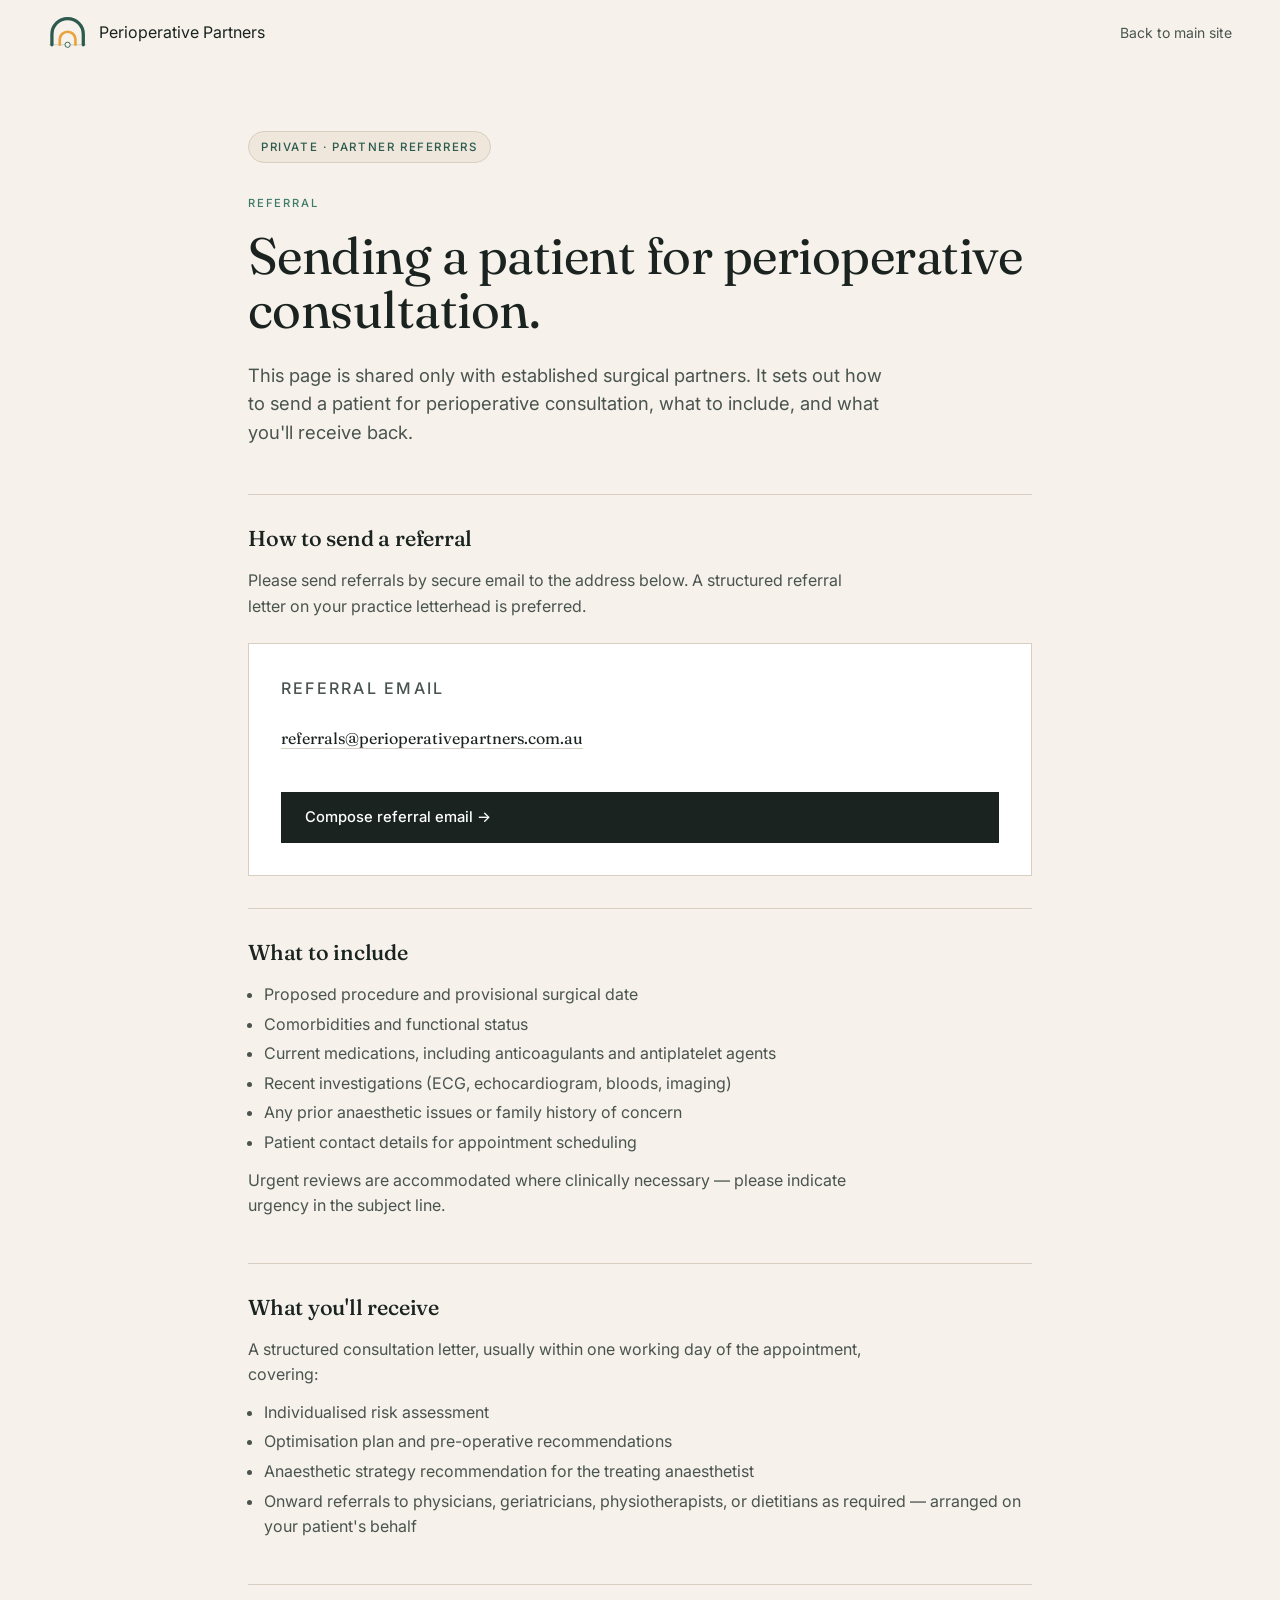
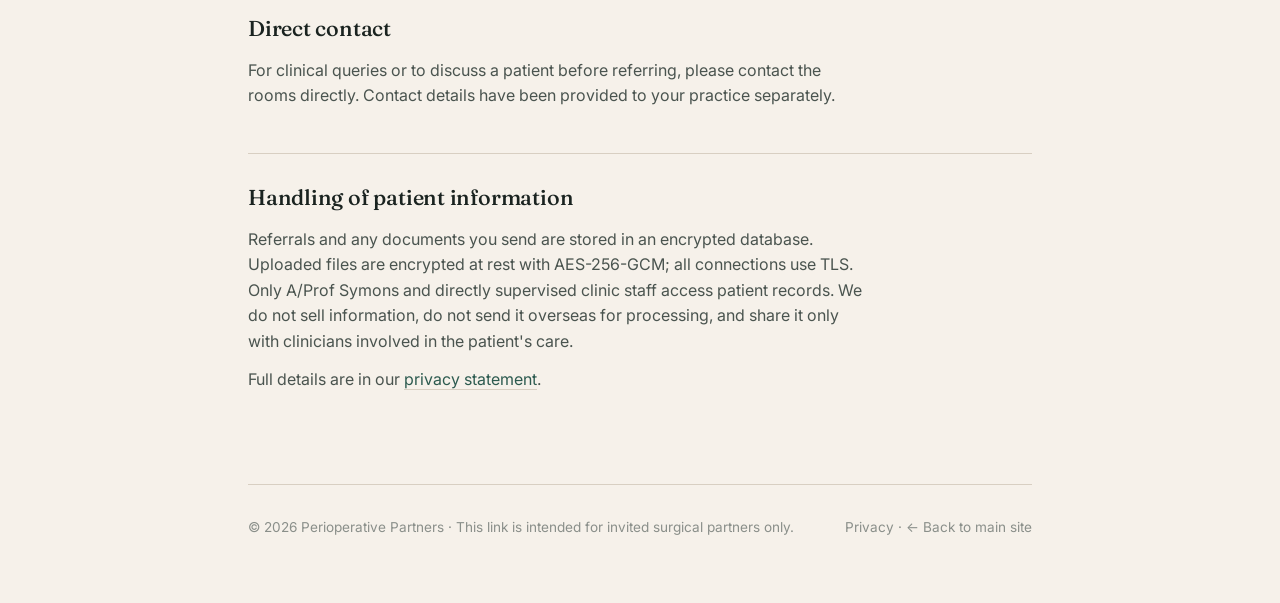
<file: refer/index.html>
<!doctype html>
<html lang="en-AU">
<head>
<meta charset="utf-8" />
<meta name="viewport" content="width=device-width,initial-scale=1" />
<meta name="robots" content="noindex, nofollow, noarchive, nosnippet" />
<title>Referral — Perioperative Partners</title>
<link rel="icon" type="image/svg+xml" href="/favicon.svg" />
<meta name="description" content="Private referral page for partner surgeons of Perioperative Partners." />
<link rel="preconnect" href="https://fonts.googleapis.com">
<link rel="preconnect" href="https://fonts.gstatic.com" crossorigin>
<link href="https://fonts.googleapis.com/css2?family=Fraunces:opsz,wght@9..144,300;9..144,400;9..144,500;9..144,600&family=Inter:wght@400;500;600&display=swap" rel="stylesheet">
<link rel="stylesheet" href="../styles.css?v=2" />
<style>
  /* Page-specific tweaks for the private referral page */
  .refer-page { padding: var(--s-16) var(--page-pad); max-width: 880px; margin: 0 auto; }
  .refer-page__eyebrow { color: var(--accent); font-family: var(--f-sans); font-size: 0.7rem; letter-spacing: 0.16em; text-transform: uppercase; font-weight: 500; margin: 0 0 var(--s-4); }
  .refer-page__title { font-family: var(--f-serif); font-weight: 400; font-size: clamp(2.2rem, 5vw, 3.2rem); line-height: 1.05; letter-spacing: -0.01em; color: var(--ink); margin: 0 0 var(--s-6); }
  .refer-page__lede { font-size: 1.15rem; line-height: 1.55; color: var(--ink-soft); max-width: 640px; margin: 0 0 var(--s-12); }
  .refer-page__badge { display: inline-block; font-family: var(--f-sans); font-size: 0.72rem; letter-spacing: 0.14em; text-transform: uppercase; color: var(--accent-dk); background: var(--bg-tint); border: 1px solid var(--line); padding: 6px 12px; border-radius: 999px; margin-bottom: var(--s-8); font-weight: 500; }
  .refer-page__section { border-top: 1px solid var(--line); padding: var(--s-8) 0; }
  .refer-page__section h2 { font-family: var(--f-serif); font-weight: 500; font-size: 1.35rem; margin: 0 0 var(--s-4); color: var(--ink); }
  .refer-page__section p { font-size: 1rem; line-height: 1.6; color: var(--ink-soft); margin: 0 0 var(--s-3); }
  .refer-page__section ul { padding-left: var(--s-4); margin: 0 0 var(--s-3); }
  .refer-page__section li { font-size: 1rem; line-height: 1.6; color: var(--ink-soft); margin-bottom: 4px; }
  .refer-page__email-card { background: var(--paper); border: 1px solid var(--line); padding: var(--s-8); margin-top: var(--s-6); display: flex; flex-direction: column; gap: var(--s-3); }
  .refer-page__email-label { font-family: var(--f-sans); font-size: 0.7rem; letter-spacing: 0.14em; text-transform: uppercase; color: var(--ink-mute); font-weight: 500; margin: 0; }
  .refer-page__email-value { font-family: var(--f-serif); font-size: 1.35rem; color: var(--ink); word-break: break-all; }
  .refer-page__email-value a { color: var(--ink); text-decoration: none; border-bottom: 1px solid var(--line); }
  .refer-page__email-value a:hover { border-bottom-color: var(--accent); color: var(--accent-dk); }
  .refer-page__cta { display: inline-block; background: var(--ink); color: var(--paper); font-family: var(--f-sans); font-size: 0.925rem; font-weight: 500; padding: 14px 24px; text-decoration: none; margin-top: var(--s-4); transition: background 0.2s ease; }
  .refer-page__cta:hover { background: var(--accent-dk); }
  .refer-page__foot { margin-top: var(--s-12); padding-top: var(--s-8); border-top: 1px solid var(--line); font-size: 0.85rem; color: var(--ink-mute); display: flex; justify-content: space-between; align-items: center; flex-wrap: wrap; gap: var(--s-4); }
  .refer-page__foot a { color: var(--ink-mute); text-decoration: none; border-bottom: 1px solid transparent; }
  .refer-page__foot a:hover { border-bottom-color: var(--ink-mute); }
</style>
</head>
<body>

<header class="nav" id="nav">
  <a class="nav__brand" href="../" aria-label="Perioperative Partners home">
    <svg class="logo" viewBox="0 -6 60 52" fill="none" aria-hidden="true">
      <line x1="2" y1="38" x2="58" y2="38" stroke="currentColor" stroke-width="1.2" stroke-linecap="round" opacity="0.28"/>
      <path d="M6 38 v-16 a24 24 0 0 1 48 0 v16" stroke="currentColor" stroke-width="5" stroke-linecap="round" fill="none"/>
      <path d="M18 38 v-8 a12 12 0 0 1 24 0 v8" stroke="#E8A33A" stroke-width="4" stroke-linecap="round" fill="none"/>
      <circle cx="30" cy="38" r="4" fill="#F7F4EC" stroke="currentColor" stroke-width="1.4"/>
    </svg>
    <span>Perioperative Partners</span>
  </a>
  <nav class="nav__links" aria-label="Primary">
    <a href="../">Back to main site</a>
  </nav>
</header>

<main class="refer-page">

  <span class="refer-page__badge">Private · Partner referrers</span>

  <p class="refer-page__eyebrow">Referral</p>
  <h1 class="refer-page__title">Sending a patient for perioperative consultation.</h1>
  <p class="refer-page__lede">This page is shared only with established surgical partners. It sets out how to send a patient for perioperative consultation, what to include, and what you'll receive back.</p>

  <section class="refer-page__section">
    <h2>How to send a referral</h2>
    <p>Please send referrals by secure email to the address below. A structured referral letter on your practice letterhead is preferred.</p>

    <div class="refer-page__email-card">
      <p class="refer-page__email-label">Referral email</p>
      <p class="refer-page__email-value"><a href="mailto:referrals@perioperativepartners.com.au?subject=Perioperative%20consultation%20referral">referrals@perioperativepartners.com.au</a></p>
      <a class="refer-page__cta" href="mailto:referrals@perioperativepartners.com.au?subject=Perioperative%20consultation%20referral">Compose referral email →</a>
    </div>
  </section>

  <section class="refer-page__section">
    <h2>What to include</h2>
    <ul>
      <li>Proposed procedure and provisional surgical date</li>
      <li>Comorbidities and functional status</li>
      <li>Current medications, including anticoagulants and antiplatelet agents</li>
      <li>Recent investigations (ECG, echocardiogram, bloods, imaging)</li>
      <li>Any prior anaesthetic issues or family history of concern</li>
      <li>Patient contact details for appointment scheduling</li>
    </ul>
    <p>Urgent reviews are accommodated where clinically necessary — please indicate urgency in the subject line.</p>
  </section>

  <section class="refer-page__section">
    <h2>What you'll receive</h2>
    <p>A structured consultation letter, usually within one working day of the appointment, covering:</p>
    <ul>
      <li>Individualised risk assessment</li>
      <li>Optimisation plan and pre-operative recommendations</li>
      <li>Anaesthetic strategy recommendation for the treating anaesthetist</li>
      <li>Onward referrals to physicians, geriatricians, physiotherapists, or dietitians as required — arranged on your patient's behalf</li>
    </ul>
  </section>

  <section class="refer-page__section">
    <h2>Direct contact</h2>
    <p>For clinical queries or to discuss a patient before referring, please contact the rooms directly. Contact details have been provided to your practice separately.</p>
  </section>

  <section class="refer-page__section">
    <h2>Handling of patient information</h2>
    <p>Referrals and any documents you send are stored in an encrypted database. Uploaded files are encrypted at rest with AES-256-GCM; all connections use TLS. Only A/Prof Symons and directly supervised clinic staff access patient records. We do not sell information, do not send it overseas for processing, and share it only with clinicians involved in the patient's care.</p>
    <p>Full details are in our <a href="../privacy/" style="color:var(--accent-dk);border-bottom:1px solid var(--line);text-decoration:none;">privacy statement</a>.</p>
  </section>

  <div class="refer-page__foot">
    <span>© <span id="year"></span> Perioperative Partners · This link is intended for invited surgical partners only.</span>
    <span><a href="../privacy/">Privacy</a> · <a href="../">← Back to main site</a></span>
  </div>

</main>

<script>document.getElementById('year').textContent = new Date().getFullYear();</script>

</body>
</html>
</file>
<file: styles.css>
/* =========================================================
   Perioperative Partners — Anaesthesia
   Art direction: warm off-white, deep slate-ink, muted eucalyptus accent.
   Serif hero (Fraunces), sans body (Inter). Editorial, unhurried.
   ========================================================= */

:root {
  /* palette */
  --bg:        #F6F1EA;   /* warm off-white */
  --bg-tint:   #EFE7DC;   /* section wash */
  --bg-dark:   #1F2A28;   /* dark section */
  --ink:       #1A2320;   /* body text */
  --ink-soft:  #4A544F;   /* secondary text */
  --ink-mute:  #8A8F8A;   /* meta */
  --line:      #D8CFC2;   /* dividers */
  --accent:    #3D7A6A;   /* eucalyptus */
  --accent-dk: #2C5A4F;
  --oxblood:   #9E4E3A;   /* single-use emphasis */
  --paper:     #FFFFFF;

  /* type */
  --f-serif: 'Fraunces', 'Playfair Display', Georgia, serif;
  --f-sans:  'Inter', ui-sans-serif, system-ui, -apple-system, 'Segoe UI', sans-serif;

  /* scale */
  --s-1: .25rem;
  --s-2: .5rem;
  --s-3: .75rem;
  --s-4: 1rem;
  --s-6: 1.5rem;
  --s-8: 2rem;
  --s-12: 3rem;
  --s-16: 4rem;
  --s-24: 6rem;
  --s-32: 8rem;

  --measure: 62ch;
  --radius: 2px;
  --page-max: 1180px;
  --page-pad: clamp(1.25rem, 4vw, 3rem);
}

* { box-sizing: border-box; }
html { scroll-behavior: smooth; }
body {
  margin: 0;
  font-family: var(--f-sans);
  font-size: 16px;
  line-height: 1.6;
  color: var(--ink);
  background: var(--bg);
  -webkit-font-smoothing: antialiased;
  text-rendering: optimizeLegibility;
}

img, svg { display: block; max-width: 100%; }

a { color: inherit; }

::selection { background: var(--accent); color: #fff; }

/* ---------- Typography ---------- */
h1, h2, h3 {
  font-family: var(--f-serif);
  font-weight: 400;
  letter-spacing: -0.01em;
  color: var(--ink);
  margin: 0;
}
h1 { font-size: clamp(2.5rem, 6.2vw, 4.75rem); line-height: 1.05; }
h2 { font-size: clamp(1.75rem, 3.2vw, 2.5rem); line-height: 1.15; }
h3 { font-size: 1.25rem; line-height: 1.3; font-weight: 500; }

em { font-style: italic; color: var(--accent-dk); }

p {
  margin: 0 0 1em;
  max-width: var(--measure);
  color: var(--ink-soft);
}

.eyebrow {
  font-family: var(--f-sans);
  font-size: 0.75rem;
  letter-spacing: 0.16em;
  text-transform: uppercase;
  color: var(--accent);
  margin: 0 0 var(--s-4);
  font-weight: 500;
}
.eyebrow--light { color: #A6C4B8; }

.link-underline {
  color: var(--accent-dk);
  text-decoration: none;
  background-image: linear-gradient(currentColor, currentColor);
  background-size: 100% 1px;
  background-repeat: no-repeat;
  background-position: 0 100%;
  padding-bottom: 2px;
  transition: background-size .25s ease;
}
.link-underline:hover { background-size: 100% 2px; }

/* ---------- Nav ---------- */
.nav {
  position: sticky;
  top: 0;
  z-index: 50;
  display: flex;
  align-items: center;
  justify-content: space-between;
  padding: var(--s-4) var(--page-pad);
  background: rgba(246, 241, 234, 0.85);
  backdrop-filter: saturate(140%) blur(10px);
  -webkit-backdrop-filter: saturate(140%) blur(10px);
  border-bottom: 1px solid transparent;
  transition: border-color .3s ease, background .3s ease;
}
.nav.is-scrolled { border-color: var(--line); }
.nav__brand {
  display: inline-flex;
  align-items: center;
  gap: var(--s-3);
  text-decoration: none;
  color: var(--ink);
}
.nav__wordmark {
  font-family: var(--f-serif);
  font-size: 1.15rem;
  font-weight: 500;
  letter-spacing: -0.005em;
}
.logo { width: auto; height: 34px; color: var(--accent-dk); display: block; }
.logo--sm { height: 28px; width: auto; }
.nav__links {
  display: flex;
  gap: var(--s-6);
  align-items: center;
  font-size: 0.875rem;
}
.nav__links a {
  text-decoration: none;
  color: var(--ink-soft);
  transition: color .2s ease;
}
.nav__links a:hover { color: var(--ink); }
.nav__cta {
  padding: .55rem 1rem;
  border: 1px solid var(--ink);
  border-radius: var(--radius);
  color: var(--ink) !important;
}
.nav__cta:hover { background: var(--ink); color: var(--bg) !important; }
@media (max-width: 720px) {
  .nav__wordmark { display: none; }
  .nav__links { gap: var(--s-4); }
  .nav__links a:not(.nav__cta) { display: none; }
}

/* ---------- Hero ---------- */
.hero {
  max-width: var(--page-max);
  margin: 0 auto;
  padding: clamp(3rem, 10vw, 7rem) var(--page-pad) clamp(3rem, 8vw, 6rem);
  display: grid;
  grid-template-columns: minmax(0, 1fr) auto;
  gap: var(--s-12);
  align-items: end;
}
.hero__inner { max-width: 780px; }
.hero__title {
  margin-top: var(--s-6);
  margin-bottom: var(--s-8);
}
.hero__title em {
  font-style: italic;
  color: var(--accent-dk);
}
.hero__lede {
  font-size: 1.15rem;
  color: var(--ink-soft);
  max-width: 58ch;
  margin-bottom: var(--s-8);
}
.hero__cta { display: flex; gap: var(--s-4); flex-wrap: wrap; }

.hero__meta {
  border-left: 1px solid var(--line);
  padding-left: var(--s-6);
  min-width: 220px;
}
.hero__meta dl { margin: 0; display: flex; flex-direction: column; gap: var(--s-4); }
.hero__meta dt {
  font-size: 0.7rem;
  letter-spacing: 0.14em;
  text-transform: uppercase;
  color: var(--ink-mute);
  margin-bottom: 2px;
}
.hero__meta dd {
  margin: 0;
  font-family: var(--f-serif);
  font-size: 1.05rem;
  color: var(--ink);
}
@media (max-width: 860px) {
  .hero { grid-template-columns: 1fr; }
  .hero__meta { border-left: 0; border-top: 1px solid var(--line); padding-left: 0; padding-top: var(--s-6); }
  .hero__meta dl { flex-direction: row; flex-wrap: wrap; gap: var(--s-6); }
}

/* ---------- Buttons ---------- */
.btn {
  display: inline-flex;
  align-items: center;
  justify-content: center;
  padding: .85rem 1.4rem;
  border-radius: var(--radius);
  font-size: 0.925rem;
  font-weight: 500;
  text-decoration: none;
  border: 1px solid transparent;
  transition: transform .12s ease, background .2s ease, color .2s ease, border-color .2s ease;
  cursor: pointer;
}
.btn--primary { background: var(--ink); color: var(--bg); }
.btn--primary:hover { background: var(--accent-dk); transform: translateY(-1px); }
.btn--ghost { color: var(--ink); border-color: transparent; }
.btn--ghost:hover { color: var(--accent-dk); }
.btn--block { width: 100%; margin-top: var(--s-4); }

/* ---------- Sections ---------- */
.section {
  max-width: var(--page-max);
  margin: 0 auto;
  padding: clamp(3rem, 8vw, 6rem) var(--page-pad);
}
.section__title { margin-bottom: var(--s-12); max-width: 22ch; }
.section__title--light { color: #F1EEE8; }

.section--split {
  display: grid;
  grid-template-columns: minmax(0, 5fr) minmax(0, 7fr);
  gap: clamp(2rem, 6vw, 5rem);
  align-items: start;
}
.section__lead h2 { max-width: 14ch; }
@media (max-width: 820px) {
  .section--split { grid-template-columns: 1fr; }
}

.section--dark {
  max-width: none;
  background: var(--bg-dark);
  color: #E9E4DB;
  padding-left: var(--page-pad);
  padding-right: var(--page-pad);
}
.section--dark .section__title { color: #F1EEE8; }
.section--dark h3 { color: #F1EEE8; }
.section--dark p { color: #B8BEB9; }
.section--dark > * { max-width: var(--page-max); margin-left: auto; margin-right: auto; }

.section--tint { background: var(--bg-tint); max-width: none; padding-left: var(--page-pad); padding-right: var(--page-pad); }
.section--tint > * { max-width: var(--page-max); margin-left: auto; margin-right: auto; }

/* ---------- Bleed quote ---------- */
.bleed {
  background: var(--bg);
  border-top: 1px solid var(--line);
  border-bottom: 1px solid var(--line);
  padding: clamp(3rem, 7vw, 5rem) var(--page-pad);
  text-align: center;
}
.bleed__quote {
  margin: 0 auto;
  max-width: 32ch;
  font-family: var(--f-serif);
  font-style: italic;
  font-weight: 300;
  font-size: clamp(1.5rem, 3vw, 2.25rem);
  line-height: 1.3;
  color: var(--ink);
}
.bleed__quote p { color: inherit; max-width: none; margin: 0; }

/* ---------- Services (twin bill) ---------- */
.services {
  max-width: var(--page-max);
  margin: 0 auto;
  padding: clamp(3rem, 8vw, 6rem) var(--page-pad);
}
.services__intro { max-width: 780px; margin-bottom: var(--s-12); }
.services__intro .section__title { margin-bottom: var(--s-6); max-width: 26ch; }
.services__note { color: var(--ink-soft); max-width: 62ch; }

.services__grid {
  display: grid;
  grid-template-columns: repeat(2, minmax(0, 1fr));
  gap: var(--s-8);
}
@media (max-width: 900px) { .services__grid { grid-template-columns: 1fr; } }

.service {
  background: var(--paper);
  border: 1px solid var(--line);
  padding: clamp(1.75rem, 3vw, 2.5rem);
  display: flex;
  flex-direction: column;
  gap: var(--s-6);
}
.service--alt { background: #FCFAF6; }
.service__meta {
  display: flex;
  align-items: center;
  justify-content: space-between;
  gap: var(--s-4);
  flex-wrap: wrap;
}
.service__tag {
  font-family: var(--f-serif);
  font-size: 0.8rem;
  letter-spacing: 0.12em;
  color: var(--ink-mute);
  text-transform: uppercase;
}
.service__type {
  font-size: 0.7rem;
  letter-spacing: 0.14em;
  text-transform: uppercase;
  color: var(--accent);
  padding: 4px 10px;
  border: 1px solid var(--accent);
  border-radius: 999px;
  font-weight: 500;
}
.service__title {
  font-family: var(--f-serif);
  font-size: clamp(1.5rem, 2.4vw, 1.85rem);
  line-height: 1.15;
  margin: 0;
}
.service__sub {
  font-family: var(--f-serif);
  font-style: italic;
  font-size: 0.95rem;
  color: var(--accent-dk);
  margin: -0.25rem 0 0;
  max-width: none;
}
.service__lede { color: var(--ink-soft); margin: 0; }
.service__block h4 {
  font-family: var(--f-sans);
  font-size: 0.72rem;
  letter-spacing: 0.14em;
  text-transform: uppercase;
  color: var(--ink-mute);
  margin: 0 0 var(--s-3);
  font-weight: 500;
}
.service__list {
  list-style: none;
  padding: 0;
  margin: 0;
  font-size: 0.925rem;
  color: var(--ink-soft);
}
.service__list li {
  padding: .55rem 0;
  border-top: 1px solid var(--line);
  display: flex;
  align-items: flex-start;
  gap: var(--s-3);
}
.service__list li::before {
  content: "";
  display: inline-block;
  width: 6px; height: 6px;
  border-radius: 50%;
  background: var(--accent);
  margin-top: .55em;
  flex-shrink: 0;
}
.service__list--roles {
  display: grid;
  grid-template-columns: repeat(2, minmax(0, 1fr));
  column-gap: var(--s-6);
}
@media (max-width: 480px) { .service__list--roles { grid-template-columns: 1fr; } }
.service__note {
  font-size: 0.85rem;
  color: var(--ink-soft);
  background: var(--bg-tint);
  border-left: 3px solid var(--accent);
  padding: var(--s-4) var(--s-4);
  margin: 0;
  max-width: none;
}
.service--alt .service__note { background: #EDE5D8; }
.service__note strong { color: var(--ink); font-weight: 600; }

/* ---------- Patient info tabs (inside service block) ---------- */
.service__block-lede {
  font-size: 0.95rem;
  color: var(--ink-soft);
  margin: 0 0 var(--s-3);
}
.info-tabs {
  list-style: none;
  padding: 0;
  margin: 0;
  display: grid;
  grid-template-columns: repeat(2, minmax(0, 1fr));
  gap: var(--s-3);
}
@media (max-width: 640px) { .info-tabs { grid-template-columns: 1fr; } }
.info-tab {
  position: relative;
  display: flex;
  flex-direction: column;
  gap: 0.2rem;
  padding: var(--s-4) var(--s-5);
  padding-right: calc(var(--s-5) + 2.25rem);
  background: var(--bg);
  border: 1px solid var(--rule);
  border-radius: 6px;
  text-decoration: none;
  color: var(--ink);
  transition: border-color 160ms ease, transform 160ms ease, background 160ms ease;
}
.service--alt .info-tab { background: #F6EEDF; }
.info-tab:hover {
  border-color: var(--accent);
  transform: translateY(-1px);
  background: var(--bg);
}
.info-tab__label {
  font-family: var(--font-serif, Georgia, serif);
  font-size: 1.02rem;
  line-height: 1.3;
}
.info-tab__meta {
  font-size: 0.8rem;
  color: var(--ink-soft);
  letter-spacing: 0.01em;
  padding-right: 0.5rem;
}
.info-tab__arrow {
  position: absolute;
  top: 50%;
  right: var(--s-4);
  transform: translateY(-50%);
  font-size: 1.1rem;
  color: var(--accent);
  line-height: 1;
  transition: transform 160ms ease;
}
.info-tab:hover .info-tab__arrow { transform: translateY(-50%) translate(2px, -2px); }

/* ---------- Pathway ---------- */
.pathways {
  display: grid;
  grid-template-columns: repeat(2, minmax(0, 1fr));
  gap: clamp(2rem, 5vw, 4rem);
}
@media (max-width: 900px) { .pathways { grid-template-columns: 1fr; } }

.pathway-col__label {
  font-family: var(--f-serif);
  font-size: 1rem;
  color: #A6C4B8;
  letter-spacing: 0.02em;
  margin: 0 0 var(--s-6);
  padding-bottom: var(--s-3);
  border-bottom: 1px solid #3B4A46;
  font-style: italic;
}

.pathway {
  list-style: none;
  padding: 0;
  margin: 0;
  display: grid;
  grid-template-columns: repeat(2, minmax(0, 1fr));
  gap: var(--s-6);
  counter-reset: step;
}
@media (max-width: 520px) { .pathway { grid-template-columns: 1fr; } }
.pathway li {
  border-top: 1px solid #3B4A46;
  padding-top: var(--s-4);
}
.pathway__step {
  font-size: 0.7rem;
  letter-spacing: 0.16em;
  text-transform: uppercase;
  color: #A6C4B8;
  display: block;
  margin-bottom: var(--s-3);
}
.pathway h3 {
  font-family: var(--f-serif);
  font-size: 1.15rem;
  font-weight: 500;
  margin-bottom: var(--s-3);
  color: #F1EEE8;
}
.pathway p { font-size: 0.925rem; color: #B8BEB9; margin: 0; }

/* ---------- Team (extended disciplines) ---------- */
.team { padding-top: var(--s-16); padding-bottom: var(--s-16); }
.team__lead { max-width: 680px; margin-bottom: var(--s-12); }
.team__intro {
  font-size: 1.05rem;
  color: var(--ink-soft);
  margin-top: var(--s-4);
  max-width: 640px;
  line-height: 1.6;
}
.team__grid {
  list-style: none;
  padding: 0;
  margin: 0;
  display: grid;
  grid-template-columns: repeat(4, minmax(0, 1fr));
  gap: 0;
  border-top: 1px solid var(--line);
  border-left: 1px solid var(--line);
}
.team__card {
  padding: var(--s-8) var(--s-6);
  border-right: 1px solid var(--line);
  border-bottom: 1px solid var(--line);
  background: var(--paper);
  display: flex;
  flex-direction: column;
  gap: var(--s-3);
  transition: background 0.2s ease;
}
.team__card:hover { background: var(--bg); }
.team__num {
  font-family: var(--f-sans);
  font-size: 0.7rem;
  letter-spacing: 0.16em;
  text-transform: uppercase;
  color: var(--accent);
  margin: 0;
  font-weight: 500;
}
.team__card h3 {
  font-family: var(--f-serif);
  font-weight: 400;
  font-size: 1.35rem;
  line-height: 1.2;
  margin: 0;
  color: var(--ink);
}
.team__card > p {
  font-size: 0.9rem;
  line-height: 1.55;
  color: var(--ink-mute);
  margin: 0;
}
.team__card > p.team__num { font-size: 0.7rem; }
.team__partner {
  margin-top: auto;
  padding-top: var(--s-3);
  border-top: 1px dashed var(--rule);
  font-size: 0.82rem !important;
  color: var(--ink-soft) !important;
  font-style: italic;
}
.team__partner-label {
  display: block;
  font-style: normal;
  font-family: var(--f-sans);
  font-size: 0.68rem;
  letter-spacing: 0.14em;
  text-transform: uppercase;
  color: var(--accent);
  margin-bottom: 0.15rem;
}
@media (max-width: 1080px) { .team__grid { grid-template-columns: repeat(2, minmax(0, 1fr)); } }
@media (max-width: 560px)  { .team__grid { grid-template-columns: 1fr; } }

/* ---------- Who (patient + referrer) ---------- */
.who__grid {
  display: grid;
  grid-template-columns: repeat(2, minmax(0, 1fr));
  gap: var(--s-8);
  margin-top: var(--s-8);
}
@media (max-width: 820px) { .who__grid { grid-template-columns: 1fr; } }
.who__grid--single { grid-template-columns: minmax(0, 720px); margin-top: 0; }
.who__card {
  background: var(--paper);
  border: 1px solid var(--line);
  padding: var(--s-8);
}
.who__label {
  font-size: 0.7rem;
  letter-spacing: 0.16em;
  text-transform: uppercase;
  color: var(--accent);
  margin: 0 0 var(--s-4);
  font-weight: 500;
}
.who__card h3 {
  font-family: var(--f-serif);
  font-size: 1.4rem;
  font-weight: 500;
  line-height: 1.25;
  margin-bottom: var(--s-4);
  max-width: 22ch;
}

/* ---------- Bio ---------- */
.bio .section__title { max-width: 22ch; margin-bottom: var(--s-12); }
.bio__grid {
  display: grid;
  grid-template-columns: minmax(0, 260px) minmax(0, 1fr);
  gap: clamp(2rem, 5vw, 4rem);
  align-items: start;
}
@media (max-width: 820px) {
  .bio__grid { grid-template-columns: 1fr; gap: var(--s-8); }
}
.bio__portrait {
  margin: 0;
  position: sticky;
  top: 90px;
}
.bio__portrait-inner {
  border: 1px solid var(--line);
  background: var(--paper);
  aspect-ratio: 5 / 6;
  overflow: hidden;
  box-shadow: 0 1px 0 rgba(31,42,40,0.02), 0 24px 40px -32px rgba(31,42,40,0.25);
}
.bio__portrait-inner picture,
.bio__portrait-inner img {
  display: block;
  width: 100%;
  height: 100%;
  object-fit: cover;
  object-position: center 25%;
}
@media (max-width: 820px) {
  .bio__portrait { position: static; max-width: 220px; }
}
.bio__name {
  font-family: var(--f-serif);
  font-size: clamp(1.6rem, 3vw, 2.1rem);
  color: var(--ink);
  margin: 0 0 var(--s-2);
  max-width: none;
  font-weight: 400;
  line-height: 1.15;
}
.bio__creds {
  font-family: var(--f-sans);
  font-size: 0.8rem;
  color: var(--ink-mute);
  letter-spacing: 0.06em;
  margin-left: var(--s-2);
  font-weight: 500;
  vertical-align: middle;
}
.bio__role {
  font-family: var(--f-serif);
  font-style: italic;
  color: var(--accent-dk);
  font-size: 1rem;
  margin: 0 0 var(--s-6);
  max-width: none;
  padding-bottom: var(--s-6);
  border-bottom: 1px solid var(--line);
}
.bio__lede { font-size: 1.05rem; color: var(--ink); max-width: 60ch; }
.bio__body p { max-width: 62ch; }
.bio__body a { color: var(--accent-dk); text-decoration: none; border-bottom: 1px solid rgba(60,90,79,0.25); transition: border-color .2s ease; }
.bio__body a:hover { border-bottom-color: var(--accent-dk); }

.bio__facts {
  list-style: none;
  padding: 0;
  margin: var(--s-8) 0;
  border-top: 1px solid var(--line);
}
.bio__facts li {
  display: grid;
  grid-template-columns: 140px minmax(0, 1fr);
  gap: var(--s-6);
  padding: var(--s-3) 0;
  border-bottom: 1px solid var(--line);
  font-size: 0.925rem;
  color: var(--ink);
  align-items: baseline;
}
.bio__facts-label {
  font-family: var(--f-sans);
  font-size: 0.7rem;
  letter-spacing: 0.14em;
  text-transform: uppercase;
  color: var(--ink-mute);
  font-weight: 500;
}
.bio__facts-value { min-width: 0; }
.bio__facts em { font-style: italic; color: var(--ink); }
@media (max-width: 520px) {
  .bio__facts li { grid-template-columns: 1fr; gap: 2px; align-items: start; }
}

/* ---------- Referrers strip ---------- */
.section--referrers { background: var(--bg-dark); color: #E9E4DB; max-width: none; padding-left: var(--page-pad); padding-right: var(--page-pad); }
.section--referrers > * { max-width: var(--page-max); margin-left: auto; margin-right: auto; }
.section--referrers .eyebrow { color: #A6C4B8; }
.section--referrers .section__title { color: #F1EEE8; }
.section--referrers h3 { color: #F1EEE8; font-family: var(--f-serif); font-weight: 500; font-size: 1.15rem; margin-bottom: var(--s-3); }
.section--referrers p { color: #B8BEB9; }
.section--referrers .ref__note {
  font-size: 0.825rem;
  color: #8B968F;
  margin-top: var(--s-3);
  padding-top: var(--s-3);
  border-top: 1px solid rgba(255,255,255,0.08);
  line-height: 1.55;
}
.section--referrers .link-underline { color: #E9E4DB; }

/* ---------- Referrers grid ---------- */
.ref-grid {
  display: grid;
  grid-template-columns: repeat(3, minmax(0, 1fr));
  gap: var(--s-8);
}
.ref-grid h3 { font-family: var(--f-serif); font-weight: 500; font-size: 1.15rem; margin-bottom: var(--s-3); }
.ref-grid p { font-size: 0.95rem; }
@media (max-width: 820px) { .ref-grid { grid-template-columns: 1fr; gap: var(--s-6); } }

/* ---------- Contact ---------- */
.section--contact {
  display: grid;
  grid-template-columns: minmax(0, 5fr) minmax(0, 6fr);
  gap: clamp(2rem, 6vw, 5rem);
  align-items: start;
}
.section--contact .section__title { margin-bottom: var(--s-4); }
.contact__lede { color: var(--ink-soft); max-width: 40ch; }
.contact__card {
  background: var(--paper);
  border: 1px solid var(--line);
  padding: var(--s-8);
}
.contact__card dl { margin: 0; display: flex; flex-direction: column; gap: var(--s-4); }
.contact__card dt {
  font-size: 0.7rem;
  letter-spacing: 0.14em;
  text-transform: uppercase;
  color: var(--ink-mute);
  margin-bottom: 2px;
}
.contact__card dd {
  margin: 0;
  font-family: var(--f-serif);
  font-size: 1.05rem;
  color: var(--ink);
}
.contact__card a { color: var(--accent-dk); text-decoration: none; }
.contact__card a:hover { text-decoration: underline; }
@media (max-width: 820px) { .section--contact { grid-template-columns: 1fr; } }

/* ---------- Footer ---------- */
.foot {
  background: var(--bg-dark);
  color: #B8BEB9;
  padding: var(--s-12) var(--page-pad) var(--s-8);
}
.foot__inner {
  max-width: var(--page-max);
  margin: 0 auto;
  display: grid;
  gap: var(--s-3);
}
.foot__brand {
  display: inline-flex;
  align-items: center;
  gap: var(--s-3);
  color: #E9E4DB;
  font-family: var(--f-serif);
  font-size: 1.1rem;
}
.foot__brand .logo { color: #A6C4B8; }
.foot__tag { font-size: 0.85rem; color: #A6C4B8; margin: 0; letter-spacing: 0.02em; }
.foot__legal { font-size: 0.75rem; color: #7E8783; margin: var(--s-6) 0 0; max-width: none; }

/* ---------- Reveal on scroll ---------- */
.reveal { opacity: 0; transform: translateY(14px); transition: opacity .7s ease, transform .7s ease; }
.reveal.is-in { opacity: 1; transform: none; }

@media (prefers-reduced-motion: reduce) {
  html { scroll-behavior: auto; }
  .reveal { opacity: 1; transform: none; transition: none; }
  .btn { transition: none; }
}
</file>
